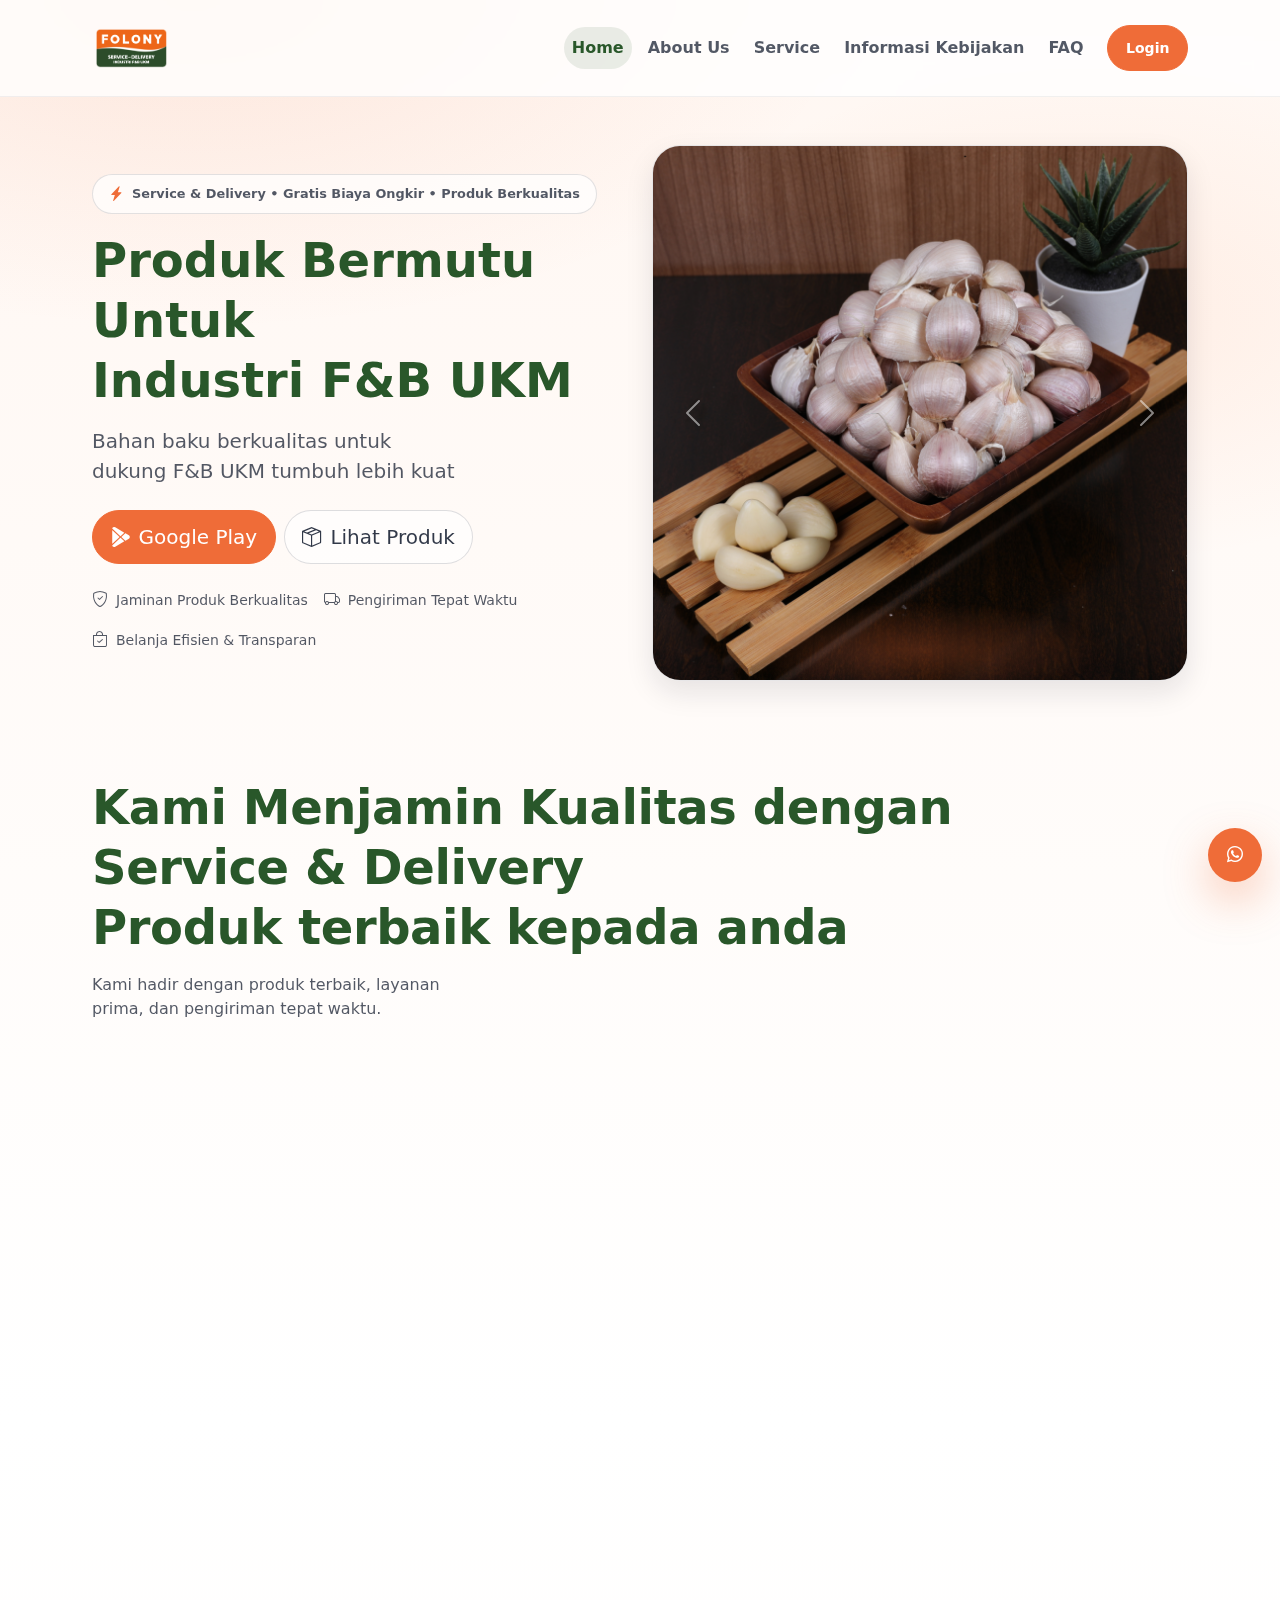
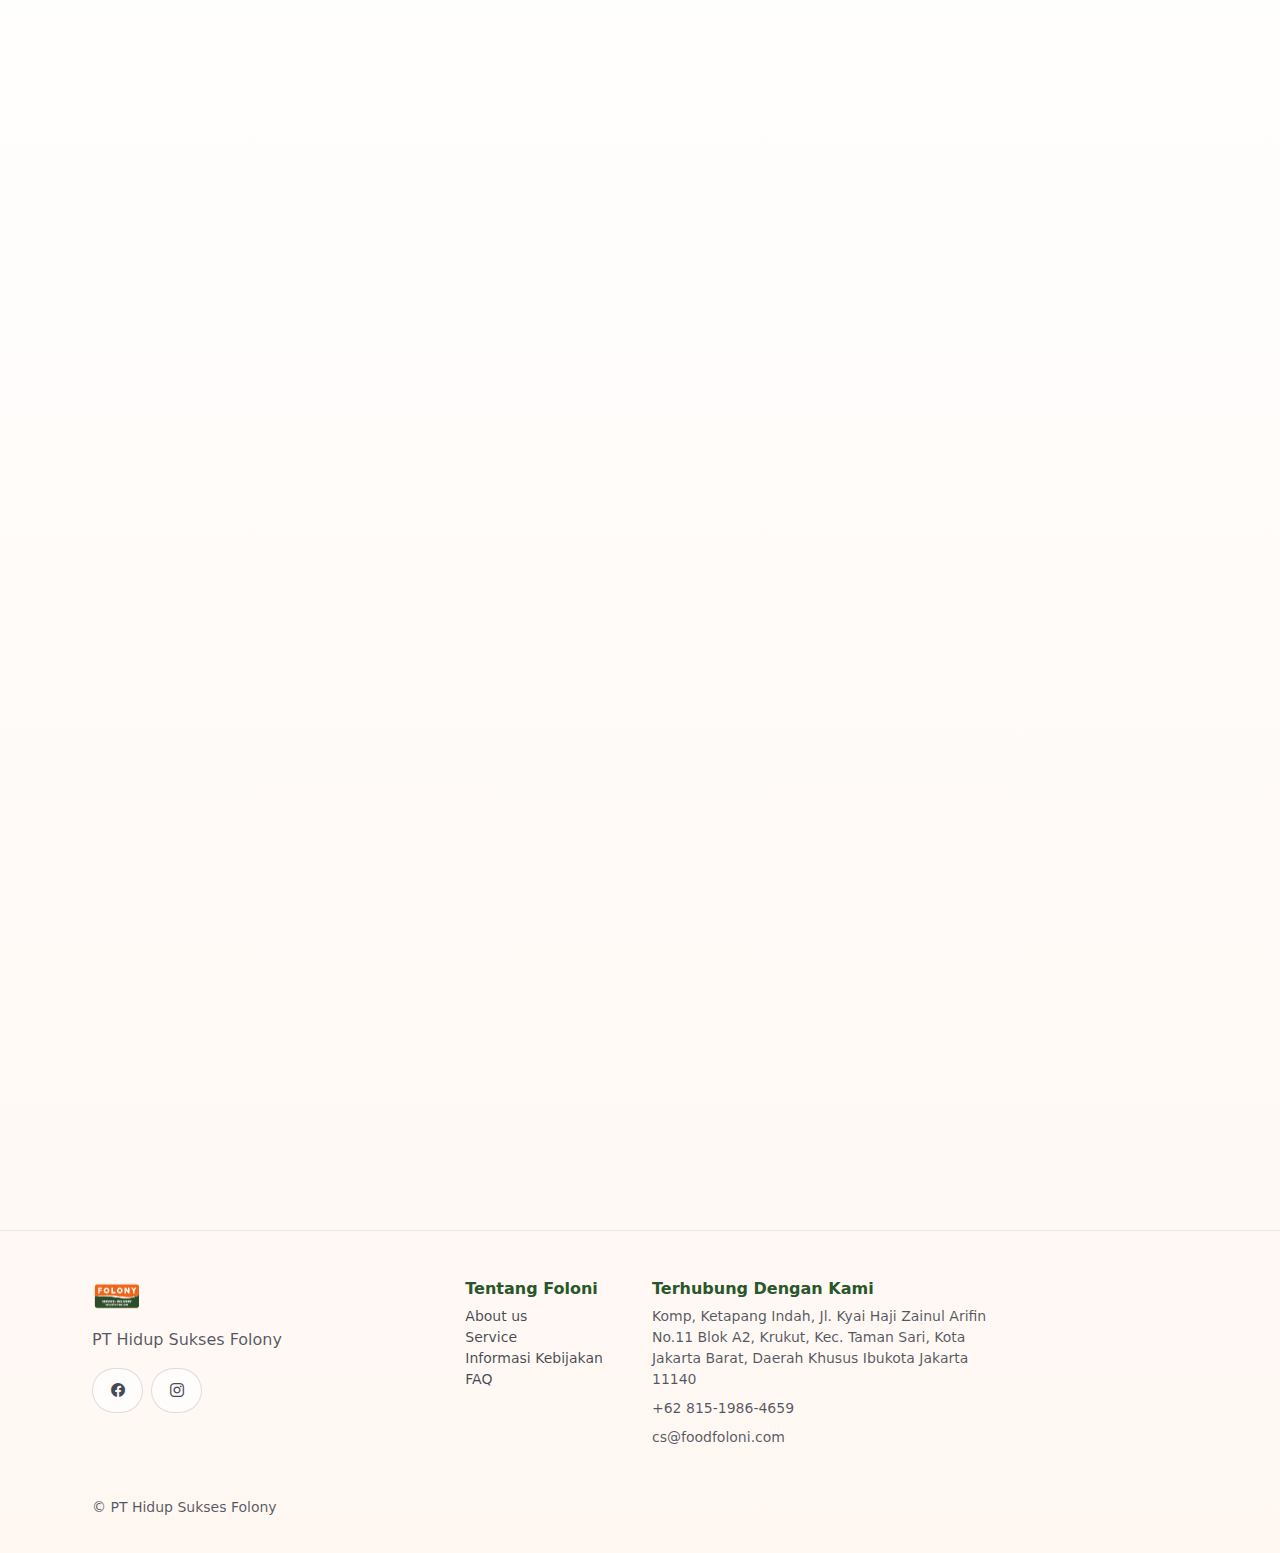
<file: index.html>
<!doctype html>
<html lang="id">
<head>
  <meta charset="utf-8" />
  <meta name="viewport" content="width=device-width, initial-scale=1" />
  <title>Foloni — Company Profile</title>
  <meta name="description" content="Foloni Apps — solusi terpadu layanan servis dan distribusi bahan baku makanan untuk industri F&B UKM." />
  <link href="https://cdn.jsdelivr.net/npm/bootstrap@5.3.3/dist/css/bootstrap.min.css" rel="stylesheet" />
  <link href="https://cdn.jsdelivr.net/npm/bootstrap-icons@1.11.3/font/bootstrap-icons.min.css" rel="stylesheet" />
  <link href="https://cdn.jsdelivr.net/npm/aos@2.3.4/dist/aos.css" rel="stylesheet" />
  <link href="assets/css/style.css" rel="stylesheet" />
</head>
<body>
  <!-- Navbar -->
  <nav class="navbar navbar-expand-lg navbar-light sticky-top py-3">
    <div class="container">
    <a class="navbar-brand d-flex align-items-center" href="index.html">
    <img src="assets/img/screens/logo2026.png" alt="Foloni" height="54" class="d-inline-block align-text-top">
    </a>
      <button class="navbar-toggler" type="button" data-bs-toggle="collapse" data-bs-target="#nav" aria-controls="nav" aria-expanded="false" aria-label="Toggle navigation">
        <span class="navbar-toggler-icon"></span>
      </button>
      <div class="collapse navbar-collapse" id="nav">
        <ul class="navbar-nav ms-auto align-items-lg-center gap-lg-2">
          <li class="nav-item"><a class="nav-link active" href="index.html">Home</a></li>
          <li class="nav-item"><a class="nav-link" href="about.html">About Us</a></li>
          <li class="nav-item"><a class="nav-link" href="service.html">Service</a></li>
          <li class="nav-item"><a class="nav-link" href="policy.html">Informasi Kebijakan</a></li>
          <li class="nav-item"><a class="nav-link" href="faq.html">FAQ</a></li>
          <li class="nav-item ms-lg-2">
            <a class="btn btn-brand btn-sm" href="login.html">
              Login
            </a>
          </li>
        </ul>
      </div>
    </div>
  </nav>

  <!-- Hero -->
  <header class="container py-5 py-lg-6">
    <div class="row align-items-center g-4">
      <div class="col-lg-6" data-aos="fade-up">
        <div class="d-inline-flex align-items-center gap-2 px-3 py-2 rounded-pill soft-pill mb-3">
          <i class="bi bi-lightning-charge-fill" style="color:var(--brand)"></i>
          <small class="text-white-50">Service &amp; Delivery • Gratis Biaya Ongkir • Produk Berkualitas</small>
        </div>
       <h1 class="display-5 fw-semibold lh-sm mb-3" style="color:#29572a">
          Produk Bermutu Untuk<br/>Industri F&amp;B UKM
      </h1>
        <p class="lead text-white-50 mb-4">Bahan baku berkualitas untuk<br/>dukung F&amp;B UKM tumbuh lebih kuat</p>
        <div class="d-flex flex-wrap gap-2">
          <a class="btn btn-brand btn-lg fw-normal" href="https://play.google.com/store/apps/details?id=com.folony&hl=id"><i class="bi bi-google-play me-2"></i>Google Play</a>
          <a class="btn btn-ghost btn-lg fw-normal" href="#produk"><i class="bi bi-box-seam me-2"></i>Lihat Produk</a>
        </div>
        <div class="mt-4 d-flex flex-wrap gap-3 text-white-50">
          <div class="d-flex align-items-center gap-2"><i class="bi bi-shield-check"></i><small>Jaminan Produk Berkualitas</small></div>
          <div class="d-flex align-items-center gap-2"><i class="bi bi-truck"></i><small>Pengiriman Tepat Waktu</small></div>
          <div class="d-flex align-items-center gap-2"><i class="bi bi-bag-check"></i><small>Belanja Efisien &amp; Transparan</small></div>
        </div>
      </div>

      <div class="col-lg-6" data-aos="zoom-in" data-aos-delay="150">
        <div class="hero-mock">
          <div id="screenCarousel" class="carousel slide" data-bs-ride="carousel" data-bs-interval="3500">
            <div class="carousel-inner">
              <div class="carousel-item active">
                <img class="d-block w-100" src="assets/img/screens/1.png" alt="Foloni Home" />
              </div>
              <div class="carousel-item">
                <img class="d-block w-100" src="assets/img/screens/2.png" alt="Foloni Service" />
              </div>
            <button class="carousel-control-prev" type="button" data-bs-target="#screenCarousel" data-bs-slide="prev" aria-label="Prev">
              <span class="carousel-control-prev-icon" aria-hidden="true"></span>
            </button>
            <button class="carousel-control-next" type="button" data-bs-target="#screenCarousel" data-bs-slide="next" aria-label="Next">
              <span class="carousel-control-next-icon" aria-hidden="true"></span>
            </button>
          </div>
          <div class="hero-glow"></div>
        </div>
      </div>
    </div>
  </header>

  <!-- Section: Guarantee -->
  <section class="container py-5" id="jaminan" data-spy-section>
    <div class="section-head" data-aos="fade-up">
      <h2 class="display-5 fw-semibold lh-sm mb-3" style="color:#29572a">Kami Menjamin Kualitas dengan<br/>Service &amp; Delivery<br/>Produk terbaik kepada anda</h2>
      <p class="text-white-50 mb-0">Kami hadir dengan produk terbaik, layanan<br/>prima, dan pengiriman tepat waktu.</p>
    </div>

    <div class="row g-3 g-lg-4 mt-1">
  <div class="col-md-6" data-aos="fade-up">
    <div class="card card-glass h-100">
      <div class="card-body">
        <div class="d-flex align-items-start gap-3">
          <div class="icon-chip"><i class="bi bi-bag-heart"></i></div>
          <div class="flex-grow-1">
            <h3 class="h5 fw-semibold text-brand2 mb-2">Nikmati Kemudahan<br/>Belanja Bersama Kami</h3>
            <p class="text-white-50 mb-0">Dari pemesanan hingga<br/>pengiriman, kami hadir untuk<br/>memberikan kenyamanan dan<br/>kemudahan dalam setiap proses<br/>belanja Anda</p>
          </div>
        </div>
      </div>
    </div>
  </div>

  <div class="col-md-6" data-aos="fade-up" data-aos-delay="80">
    <div class="card card-glass h-100">
      <div class="card-body">
        <div class="d-flex align-items-start gap-3">
          <div class="icon-chip"><i class="bi bi-truck-flatbed"></i></div>
          <div class="flex-grow-1">
            <h3 class="h5 fw-semibold text-brand2 mb-2">Gratis Biaya Ongkir</h3>
            <p class="text-white-50 mb-0">Belanja sekarang di Foloni dan<br/>nikmati layanan gratis ongkir ke<br/>lokasi Anda tanpa biaya<br/>tambahan. Praktis, hemat, dan<br/>cepat sampai</p>
          </div>
        </div>
      </div>
    </div>
  </div>

  <div class="col-md-6" data-aos="fade-up" data-aos-delay="120">
    <div class="card card-glass h-100">
      <div class="card-body">
        <div class="d-flex align-items-start gap-3">
          <div class="icon-chip"><i class="bi bi-stopwatch"></i></div>
          <div class="flex-grow-1">
            <h3 class="h5 fw-semibold text-brand2 mb-2">Service &amp; Delivery<br/>Kebutuhan Belanja UKM</h3>
            <p class="text-white-50 mb-0">Layanan cepat dan pengiriman<br/>tepat untuk memenuhi kebutuhan<br/>belanja UKM Anda, kapan pun<br/>dan di mana pun</p>
          </div>
        </div>
      </div>
    </div>
  </div>

  <div class="col-md-6" data-aos="fade-up" data-aos-delay="160">
    <div class="card card-glass h-100">
      <div class="card-body">
        <div class="d-flex align-items-start gap-3">
          <div class="icon-chip"><i class="bi bi-shield-check"></i></div>
          <div class="flex-grow-1">
            <h3 class="h5 fw-semibold text-brand2 mb-2">Jaminan Produk<br/>Berkualitas</h3>
            <p class="text-white-50 mb-0">Hanya produk pilihan dengan<br/>mutu terjamin untuk kebutuhan<br/>Anda</p>
          </div>
        </div>
      </div>
    </div>
  </div>
</div>

  </section>

  

  <!-- Products -->
  <section class="container py-5" id="produk" data-spy-section>
    <div class="d-flex align-items-end justify-content-between flex-wrap gap-3" data-aos="fade-up">
      <div>
        <h2 class="display-5 fw-semibold lh-sm mb-3" style="color:#29572a">Produk Populer</h2>
        <p class="text-white-50 mb-0">Beberapa produk yang sering dibeli di Foloni.</p>
      </div>
    </div>

    <div class="row g-3 g-lg-4 mt-4">

      <div class="col-12 col-md-6 col-lg-4" data-aos="fade-up">
        <div class="product-card h-100">
          <div class="product-img mb-3">
            <img src="assets/img/products/BP-KATING.jpg" alt="Bawang Putih Kating" loading="lazy" />
          </div>
          <h3 class="h5 text-brand2 mb-1">Bawang Putih Kating</h3>
          <div class="text-white-50 small">1 Kg - 60 Kg / pack</div>
          <div class="d-flex align-items-center justify-content-between mt-3">
            <a class="btn btn-sm btn-ghost" href="product-detail.html?id=bawang-putih-kating">Detail</a>
          </div>
        </div>
      </div>
      <div class="col-12 col-md-6 col-lg-4" data-aos="fade-up" data-aos-delay="60">
        <div class="product-card h-100">
          <div class="product-img mb-3">
            <img src="assets/img/products/BP-HONAM.jpg" alt="Bawang Putih Honam" loading="lazy" />
          </div>
          <h3 class="h5 text-brand2 mb-1">Bawang Putih Honam</h3>
          <div class="text-white-50 small">1 Kg - 60 Kg / pack</div>
          <div class="d-flex align-items-center justify-content-between mt-3">
            <a class="btn btn-sm btn-ghost" href="product-detail.html?id=bawang-putih-honam">Detail</a>
          </div>
        </div>
      </div>
      <div class="col-12 col-md-6 col-lg-4" data-aos="fade-up" data-aos-delay="120">
        <div class="product-card h-100">
          <div class="product-img mb-3">
            <img src="assets/img/products/BM.png" alt="Bawang Merah" loading="lazy" />
          </div>
          <h3 class="h5 text-brand2 mb-1">Bawang Merah</h3>
          <div class="text-white-50 small">1 Kg - 60 Kg/ pack</div>
          <div class="d-flex align-items-center justify-content-between mt-3">
            <a class="btn btn-sm btn-ghost" href="product-detail.html?id=bawang-merah">Detail</a>
          </div>
        </div>
      </div>
      <div class="col-12 col-md-6 col-lg-4" data-aos="fade-up" data-aos-delay="180">
        <div class="product-card h-100">
          <div class="product-img mb-3">
            <img src="assets/img/products/BP-KATING-KUPAS.jpg" alt="Bawang Putih Kating Kupas" loading="lazy" />
          </div>
          <h3 class="h5 text-brand2 mb-1">Bawang Putih Kating Kupas</h3>
          <div class="text-white-50 small">1 Kg - 60 Kg  / pack</div>
          <div class="d-flex align-items-center justify-content-between mt-3">
            <a class="btn btn-sm btn-ghost" href="product-detail.html?id=bawang-putih-kating-kupas">Detail</a>
          </div>
        </div>
      </div>
      <div class="col-12 col-md-6 col-lg-4" data-aos="fade-up" data-aos-delay="240">
        <div class="product-card h-100">
          <div class="product-img mb-3">
            <img src="assets/img/products/BP-HONAM-KUPAS.jpg" alt="Bawang Putih Honam Kupas" loading="lazy" />
          </div>
          <h3 class="h5 text-brand2 mb-1">Bawang Putih Honam Kupas</h3>
          <div class="text-white-50 small">1 Kg - 60 Kg / pack</div>
          <div class="d-flex align-items-center justify-content-between mt-3">
            <a class="btn btn-sm btn-ghost" href="product-detail.html?id=bawang-putih-honam-kupas">Detail</a>
          </div>
        </div>
      </div>
      <div class="col-12 col-md-6 col-lg-4" data-aos="fade-up" data-aos-delay="300">
        <div class="product-card h-100">
          <div class="product-img mb-3">
            <img src="assets/img/products/BM-KUPAS.png" alt="Bawang Merah Kupas" loading="lazy" />
          </div>
          <h3 class="h5 text-brand2 mb-1">Bawang Merah Kupas</h3>
          <div class="text-white-50 small">1 Kg - 60 Kg / pack</div>
          <div class="d-flex align-items-center justify-content-between mt-3">
            <a class="btn btn-sm btn-ghost"href="product-detail.html?id=bawang-merah-kupas">Detail</a>
          </div>
        </div>
      </div>
    </div>
  </section>

  <!-- Download CTA -->
  <section class="container py-5" id="download" data-spy-section>
    <div class="cta" data-aos="fade-up">
      <div class="row align-items-center g-4">
        <div class="col-lg-7">
          <h2 class="h1 text-white fw- mb-1">Download Dan Instal<br/>Aplikasi Foloni Sekarang</h2>
          <p class="text-white-50 mb-0">Instal Foloni sekarang dan nikmati<br/>kemudahan belanja bahan dapur!</p>
        </div>
        <div class="col-lg-5 text-lg-end">
          <a class="btn btn-brand btn-lg fw-normal" href="https://play.google.com/store/apps/details?id=com.folony&hl=id"><i class="bi bi-google-play me-2"></i>Google Play</a>
          <a class="btn btn-ghost btn-lg ms-2 fw-normal" href="about.html"><i class="bi bi-arrow-right me-2"></i>About Us</a>
        </div>
      </div>
    </div>
  </section>

  <!-- Footer -->
  <footer class="footer pt-5">
    <div class="container">
    <div class="row g-4">
      <div class="col-lg-4">
        <div class="mb-2">
        <a href="index.html" class="d-inline-flex align-items-center">
       <img src="assets/img/screens/logo2026.png" alt="Foloni" height="34">
       </a>
      </div>
        <div class="text-white-50">PT Hidup Sukses Folony</div>
        <div class="d-flex gap-2 mt-3">
          <a class="btn btn-sm btn-ghost" href="https://www.facebook.com/p/Foloni-61554414184149/" aria-label="Facebook"><i class="bi bi-facebook"></i></a>
          <a class="btn btn-sm btn-ghost" href="https://www.instagram.com/foloni.official/" aria-label="Instagram"><i class="bi bi-instagram"></i></a>
        </div>
      </div>

      <div class="col-6 col-lg-2">
        <h6 class="text-brand2 fw-semibold">Tentang Foloni</h6>
        <ul class="list-unstyled small">
          <li><a href="about.html">About us</a></li>
          <li><a href="service.html">Service</a></li>
          <li><a href="policy.html">Informasi Kebijakan</a></li>
          <li><a href="faq.html">FAQ</a></li>
        </ul>
      </div>

      <div class="col-lg-4">
        <h6 class="text-brand2 fw-semibold">Terhubung Dengan Kami</h6>
        <div class="small text-white-50">
          Komp, Ketapang Indah, Jl. Kyai Haji Zainul Arifin No.11 Blok A2, Krukut, Kec. Taman Sari, Kota Jakarta Barat, Daerah Khusus Ibukota Jakarta 11140
        </div>
        <div class="small text-white-50 mt-2">+62 815-1986-4659</div>
        <div class="small text-white-50 mt-2">cs@foodfoloni.com</div>
      </div>

    <div class="d-flex justify-content-between flex-wrap gap-2 mt-4 pt-4 border-top border-light border-opacity-10">
      <small class="text-white-50">© PT Hidup Sukses Folony</small>
    </div>
    </div>
  </footer>

<!-- WhatsApp Floating Button -->
<a class="fab-wa"
   href="https://wa.me/6281519864659?text=Halo%20Foloni%2C%20saya%20mau%20tanya%20informasi%20lebih%20lanjut." target="_blank" rel="noopener"
   target="_blank"
   rel="noopener"
   aria-label="WhatsApp">
  <i class="bi bi-whatsapp"></i>
</a>


  <script src="https://cdn.jsdelivr.net/npm/bootstrap@5.3.3/dist/js/bootstrap.bundle.min.js"></script>
  <script src="https://cdn.jsdelivr.net/npm/aos@2.3.4/dist/aos.js"></script>
  <script src="assets/js/main.js"></script>
</body>
</html>
</file>
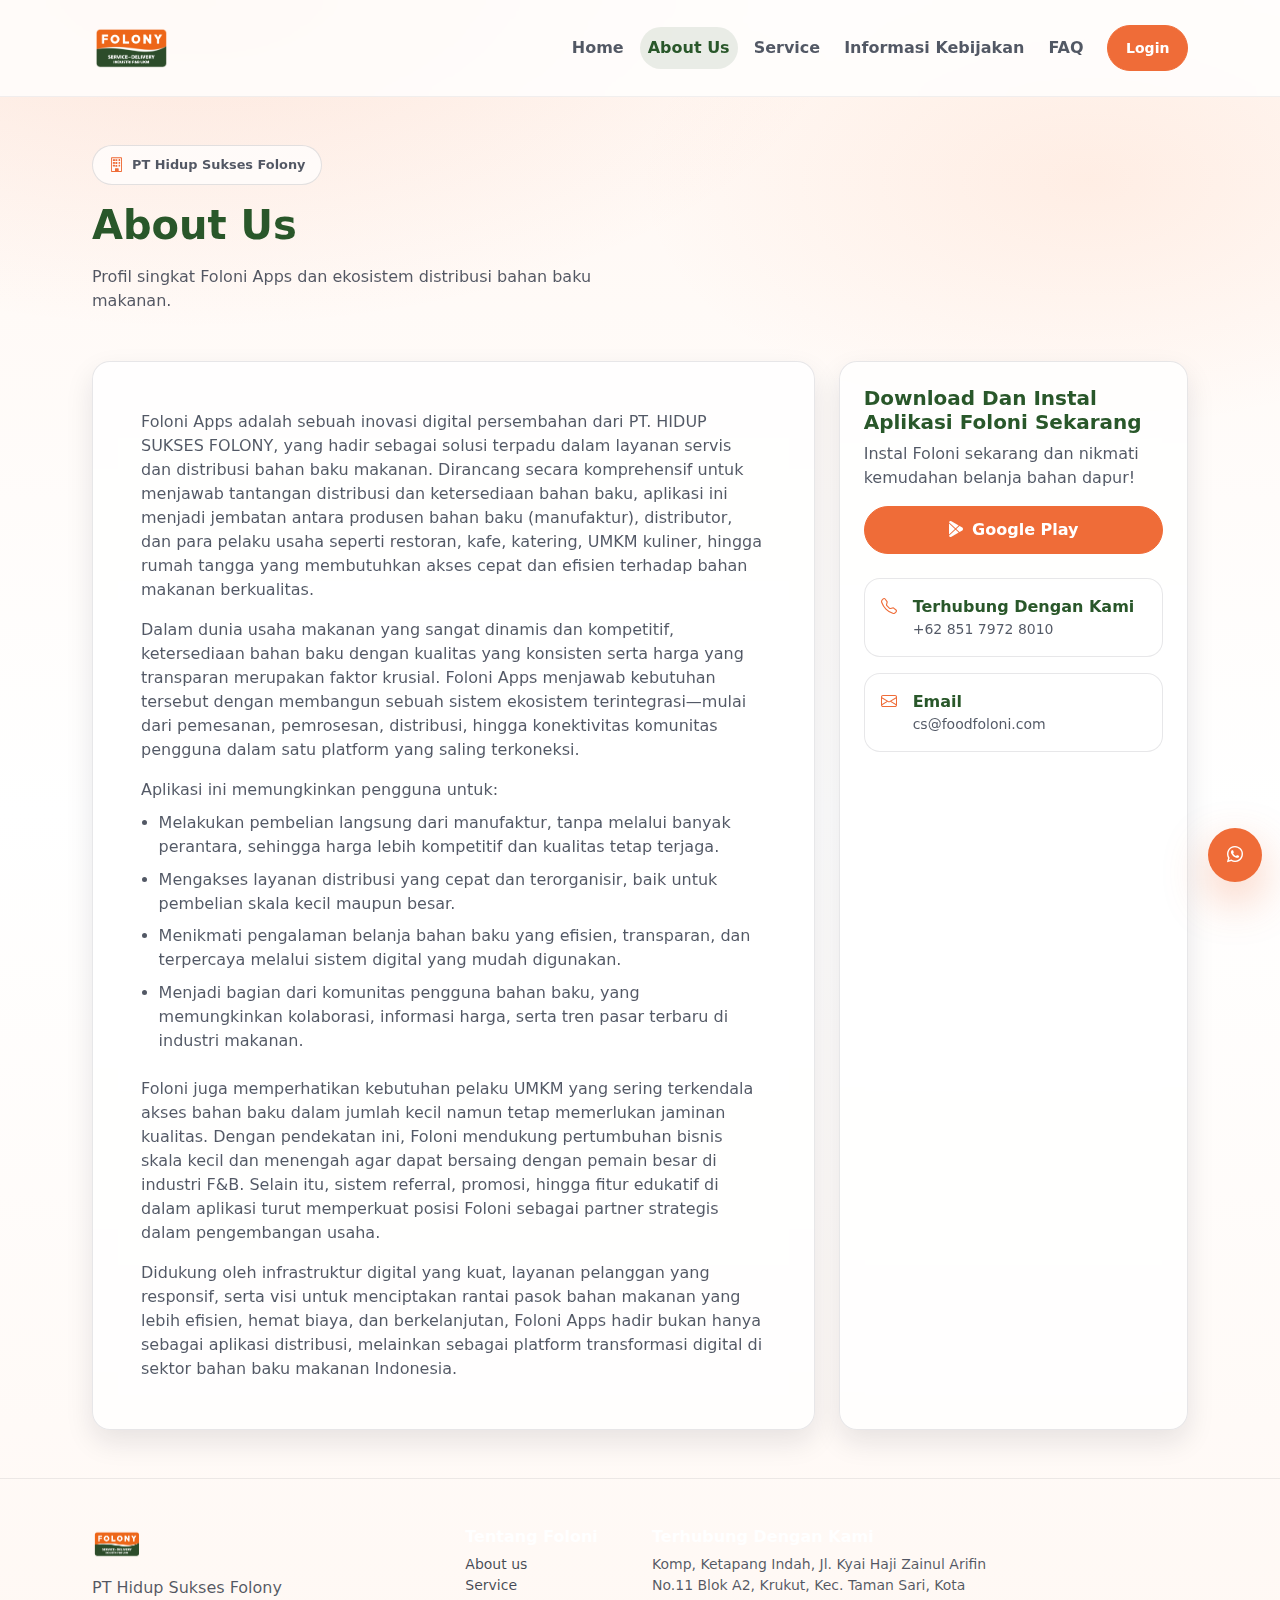
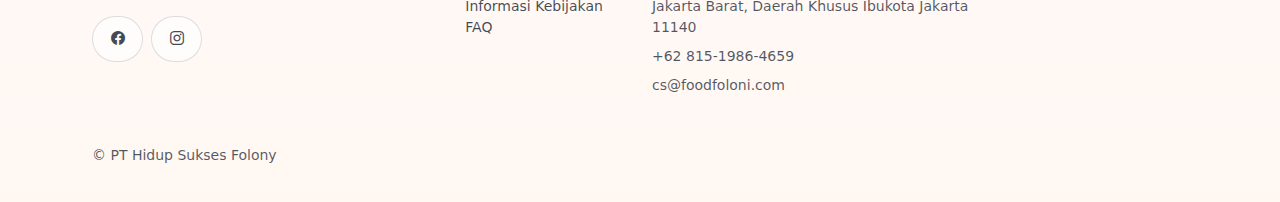
<file: about.html>
<!doctype html>
<html lang="id">
<head>
  <meta charset="utf-8" />
  <meta name="viewport" content="width=device-width, initial-scale=1" />
  <title>About Us — Foloni</title>
  <meta name="description" content="Foloni Apps adalah inovasi digital persembahan dari PT. HIDUP SUKSES FOLONY." />
  <link href="https://cdn.jsdelivr.net/npm/bootstrap@5.3.3/dist/css/bootstrap.min.css" rel="stylesheet" />
  <link href="https://cdn.jsdelivr.net/npm/bootstrap-icons@1.11.3/font/bootstrap-icons.min.css" rel="stylesheet" />
  <link href="https://cdn.jsdelivr.net/npm/aos@2.3.4/dist/aos.css" rel="stylesheet" />
  <link href="assets/css/style.css" rel="stylesheet" />
</head>
<body>
   <!-- Navbar -->
  <nav class="navbar navbar-expand-lg navbar-light sticky-top py-3">
    <div class="container">
    <a class="navbar-brand d-flex align-items-center" href="index.html">
    <img src="assets/img/screens/logo2026.png" alt="Foloni" height="54" class="d-inline-block align-text-top">
    </a>
      <button class="navbar-toggler" type="button" data-bs-toggle="collapse" data-bs-target="#nav" aria-controls="nav" aria-expanded="false" aria-label="Toggle navigation">
        <span class="navbar-toggler-icon"></span>
      </button>
      <div class="collapse navbar-collapse" id="nav">
        <ul class="navbar-nav ms-auto align-items-lg-center gap-lg-2">
          <li class="nav-item"><a class="nav-link active" href="index.html">Home</a></li>
          <li class="nav-item"><a class="nav-link" href="about.html">About Us</a></li>
          <li class="nav-item"><a class="nav-link" href="service.html">Service</a></li>
          <li class="nav-item"><a class="nav-link" href="policy.html">Informasi Kebijakan</a></li>
          <li class="nav-item"><a class="nav-link" href="faq.html">FAQ</a></li>
          <li class="nav-item ms-lg-2">
            <a class="btn btn-brand btn-sm" href="#download">
              Login
            </a>
          </li>
        </ul>
      </div>
    </div>
  </nav>

  <header class="container py-5">
    <div class="row align-items-center g-4">
      <div class="col-lg-6" data-aos="fade-up">
        <div class="d-inline-flex align-items-center gap-2 px-3 py-2 rounded-pill soft-pill mb-3">
          <i class="bi bi-building" style="color:var(--brand)"></i>
          <small class="text-white-50">PT Hidup Sukses Folony</small>
        </div>
        <h1 class="display-6 text-brand2 fw-bold mb-3">About Us</h1>
        <p class="text-white-50 mb-0">Profil singkat Foloni Apps dan ekosistem distribusi bahan baku makanan.</p>
      </div>
  </header>

  <main class="container pb-5">
    <div class="row g-4">
      <div class="col-lg-8" data-aos="fade-up">
        <div class="card card-glass">
          <div class="card-body p-4 p-lg-5">
            <p class="text-white-50 mb-3">Foloni Apps adalah sebuah inovasi digital persembahan dari PT. HIDUP SUKSES FOLONY, yang hadir sebagai solusi terpadu dalam layanan servis dan distribusi bahan baku makanan. Dirancang secara komprehensif untuk menjawab tantangan distribusi dan ketersediaan bahan baku, aplikasi ini menjadi jembatan antara produsen bahan baku (manufaktur), distributor, dan para pelaku usaha seperti restoran, kafe, katering, UMKM kuliner, hingga rumah tangga yang membutuhkan akses cepat dan efisien terhadap bahan makanan berkualitas.</p>

            <p class="text-white-50 mb-3">Dalam dunia usaha makanan yang sangat dinamis dan kompetitif, ketersediaan bahan baku dengan kualitas yang konsisten serta harga yang transparan merupakan faktor krusial. Foloni Apps menjawab kebutuhan tersebut dengan membangun sebuah sistem ekosistem terintegrasi—mulai dari pemesanan, pemrosesan, distribusi, hingga konektivitas komunitas pengguna dalam satu platform yang saling terkoneksi.</p>

            <p class="text-white-50 mb-2">Aplikasi ini memungkinkan pengguna untuk:</p>
            <ul class="list-check text-white-50 mb-4">
              <li>Melakukan pembelian langsung dari manufaktur, tanpa melalui banyak perantara, sehingga harga lebih kompetitif dan kualitas tetap terjaga.</li>
              <li>Mengakses layanan distribusi yang cepat dan terorganisir, baik untuk pembelian skala kecil maupun besar.</li>
              <li>Menikmati pengalaman belanja bahan baku yang efisien, transparan, dan terpercaya melalui sistem digital yang mudah digunakan.</li>
              <li>Menjadi bagian dari komunitas pengguna bahan baku, yang memungkinkan kolaborasi, informasi harga, serta tren pasar terbaru di industri makanan.</li>
            </ul>

            <p class="text-white-50 mb-3">Foloni juga memperhatikan kebutuhan pelaku UMKM yang sering terkendala akses bahan baku dalam jumlah kecil namun tetap memerlukan jaminan kualitas. Dengan pendekatan ini, Foloni mendukung pertumbuhan bisnis skala kecil dan menengah agar dapat bersaing dengan pemain besar di industri F&amp;B. Selain itu, sistem referral, promosi, hingga fitur edukatif di dalam aplikasi turut memperkuat posisi Foloni sebagai partner strategis dalam pengembangan usaha.</p>

            <p class="text-white-50 mb-0">Didukung oleh infrastruktur digital yang kuat, layanan pelanggan yang responsif, serta visi untuk menciptakan rantai pasok bahan makanan yang lebih efisien, hemat biaya, dan berkelanjutan, Foloni Apps hadir bukan hanya sebagai aplikasi distribusi, melainkan sebagai platform transformasi digital di sektor bahan baku makanan Indonesia.</p>
          </div>
        </div>
      </div>

      <div class="col-lg-4" data-aos="fade-up" data-aos-delay="120">
        <div class="card card-glass h-100">
          <div class="card-body p-4">
            <h2 class="h5 text-brand2 fw-semibold">Download Dan Instal<br/>Aplikasi Foloni Sekarang</h2>
            <p class="text-white-50">Instal Foloni sekarang dan nikmati<br/>kemudahan belanja bahan dapur!</p>
            <a id="download" class="btn btn-brand w-100" href="http://play.google.com/store/apps/details?id=com.folony&hl=id"><i class="bi bi-google-play me-2"></i>Google Play</a>
            <div class="mt-4 p-3 rounded-4" style="border:1px solid var(--stroke); background:rgba(255,255,255,.03)">
              <div class="d-flex align-items-start gap-3">
                <i class="bi bi-telephone" style="color:var(--brand)"></i>
                <div>
                  <div class="text-brand2 fw-semibold">Terhubung Dengan Kami</div>
                  <div class="small text-white-50">+62 851 7972 8010</div>
                </div>
              </div>
            </div>
            <div class="mt-3 p-3 rounded-4" style="border:1px solid var(--stroke); background:rgba(255,255,255,.03)">
              <div class="d-flex align-items-start gap-3">
                <i class="bi bi-envelope" style="color:var(--brand)"></i>
                <div>
                  <div class="text-brand2 fw-semibold">Email</div>
                  <div class="small text-white-50">cs@foodfoloni.com</div>
                </div>
              </div>
            </div>
          </div>
        </div>
      </div>
    </div>
  </main>

  <!-- Footer -->
  <footer class="footer pt-5">
    <div class="container">
    <div class="row g-4">
      <div class="col-lg-4">
        <div class="mb-2">
        <a href="index.html" class="d-inline-flex align-items-center">
       <img src="assets/img/screens/logo2026.png" alt="Foloni" height="34">
       </a>
      </div>
        <div class="text-white-50">PT Hidup Sukses Folony</div>
        <div class="d-flex gap-2 mt-3">
          <a class="btn btn-sm btn-ghost" href="https://www.facebook.com/p/Foloni-61554414184149/" aria-label="Facebook"><i class="bi bi-facebook"></i></a>
          <a class="btn btn-sm btn-ghost" href="https://www.instagram.com/foloni.official/" aria-label="Instagram"><i class="bi bi-instagram"></i></a>
        </div>
      </div>

      <div class="col-6 col-lg-2">
        <h6 class="text-white fw-semibold">Tentang Foloni</h6>
        <ul class="list-unstyled small">
          <li><a href="about.html">About us</a></li>
          <li><a href="service.html">Service</a></li>
          <li><a href="policy.html">Informasi Kebijakan</a></li>
          <li><a href="faq.html">FAQ</a></li>
        </ul>
      </div>

      <div class="col-lg-4">
        <h6 class="text-white fw-semibold">Terhubung Dengan Kami</h6>
        <div class="small text-white-50">
          Komp, Ketapang Indah, Jl. Kyai Haji Zainul Arifin No.11 Blok A2, Krukut, Kec. Taman Sari, Kota Jakarta Barat, Daerah Khusus Ibukota Jakarta 11140
        </div>
        <div class="small text-white-50 mt-2">+62 815-1986-4659</div>
        <div class="small text-white-50 mt-2">cs@foodfoloni.com</div>
      </div>

    <div class="d-flex justify-content-between flex-wrap gap-2 mt-4 pt-4 border-top border-light border-opacity-10">
      <small class="text-white-50">© PT Hidup Sukses Folony</small>
    </div>
    </div>
  </footer>

<!-- WhatsApp Floating Button -->
<a class="fab-wa"
   href="https://wa.me/6281519864659?text=Halo%20Foloni%2C%20saya%20mau%20tanya%20informasi%20lebih%20lanjut." target="_blank" rel="noopener"
   target="_blank"
   rel="noopener"
   aria-label="WhatsApp">
  <i class="bi bi-whatsapp"></i>
</a>

  <script src="https://cdn.jsdelivr.net/npm/bootstrap@5.3.3/dist/js/bootstrap.bundle.min.js"></script>
  <script src="https://cdn.jsdelivr.net/npm/aos@2.3.4/dist/aos.js"></script>
  <script src="assets/js/main.js"></script>
</body>
</html>
</file>
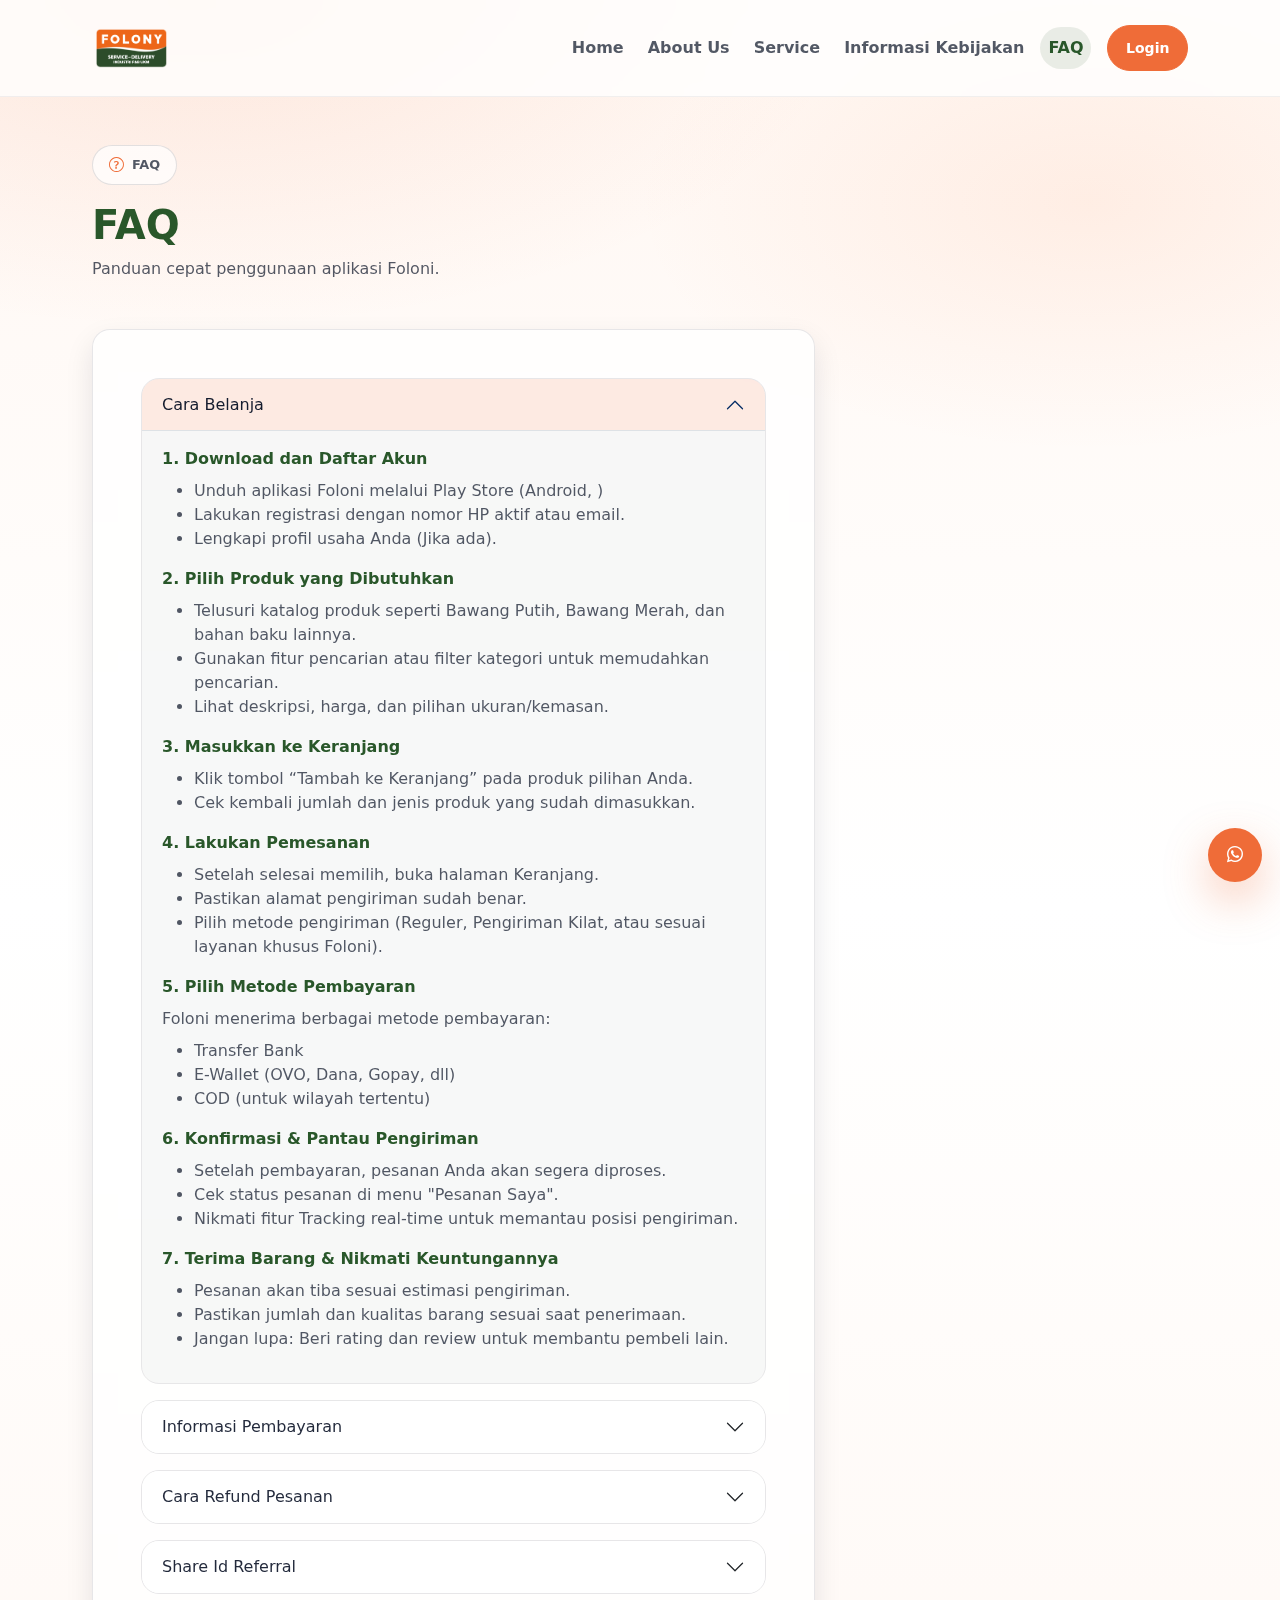
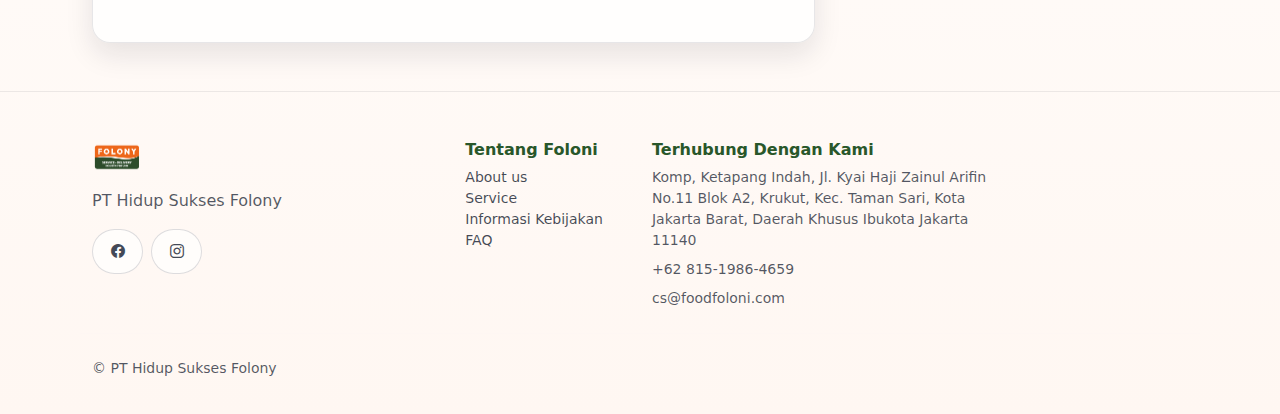
<file: faq.html>
<!doctype html>
<html lang="id">
<head>
  <meta charset="utf-8" />
  <meta name="viewport" content="width=device-width, initial-scale=1" />
  <title>FAQ — Foloni</title>
  <meta name="description" content="FAQ Foloni." />
  <link href="https://cdn.jsdelivr.net/npm/bootstrap@5.3.3/dist/css/bootstrap.min.css" rel="stylesheet" />
  <link href="https://cdn.jsdelivr.net/npm/bootstrap-icons@1.11.3/font/bootstrap-icons.min.css" rel="stylesheet" />
  <link href="https://cdn.jsdelivr.net/npm/aos@2.3.4/dist/aos.css" rel="stylesheet" />
  <link href="assets/css/style.css" rel="stylesheet" />
</head>
<body>
   <!-- Navbar -->
  <nav class="navbar navbar-expand-lg navbar-light sticky-top py-3">
    <div class="container">
    <a class="navbar-brand d-flex align-items-center" href="index.html">
    <img src="assets/img/screens/logo2026.png" alt="Foloni" height="54" class="d-inline-block align-text-top">
    </a>
      <button class="navbar-toggler" type="button" data-bs-toggle="collapse" data-bs-target="#nav" aria-controls="nav" aria-expanded="false" aria-label="Toggle navigation">
        <span class="navbar-toggler-icon"></span>
      </button>
      <div class="collapse navbar-collapse" id="nav">
        <ul class="navbar-nav ms-auto align-items-lg-center gap-lg-2">
          <li class="nav-item"><a class="nav-link active" href="index.html">Home</a></li>
          <li class="nav-item"><a class="nav-link" href="about.html">About Us</a></li>
          <li class="nav-item"><a class="nav-link" href="service.html">Service</a></li>
          <li class="nav-item"><a class="nav-link" href="policy.html">Informasi Kebijakan</a></li>
          <li class="nav-item"><a class="nav-link" href="faq.html">FAQ</a></li>
          <li class="nav-item ms-lg-2">
            <a class="btn btn-brand btn-sm" href="#download">
              Login
            </a>
          </li>
        </ul>
      </div>
    </div>
  </nav>

  <header class="container py-5">
    <div class="row align-items-center g-4">
      <div class="col-lg-6" data-aos="fade-up">
        <div class="d-inline-flex align-items-center gap-2 px-3 py-2 rounded-pill soft-pill mb-3">
          <i class="bi bi-question-circle" style="color:var(--brand)"></i>
          <small class="text-white-50">FAQ</small>
        </div>
        <h1 class="display-6 text-brand2 fw-bold mb-2">FAQ</h1>
        <p class="text-white-50 mb-0">Panduan cepat penggunaan aplikasi Foloni.</p>
      </div>
        </div>
      </div>
    </div>
  </header>

  <main class="container pb-5">
    <div class="row g-4">
      <div class="col-lg-8" data-aos="fade-up">
        <div class="card card-glass">
          <div class="card-body p-4 p-lg-5">
            <div class="accordion" id="faqAcc">
              <div class="accordion-item bg-transparent border-0" style="border:1px solid var(--stroke) !important; border-radius: var(--radius); overflow:hidden;">
                <h2 class="accordion-header">
                  <button class="accordion-button" type="button" data-bs-toggle="collapse" data-bs-target="#c1" aria-expanded="true">
                    Cara Belanja
                  </button>
                </h2>
                <div id="c1" class="accordion-collapse collapse show" data-bs-parent="#faqAcc">
                  <div class="accordion-body text-white-50">
                    <div class="mb-3">
                      <div class="fw-semibold text-brand2">1. Download dan Daftar Akun</div>
                      <ul class="mt-2">
                        <li>Unduh aplikasi Foloni melalui Play Store (Android, )</li>
                        <li>Lakukan registrasi dengan nomor HP aktif atau email.</li>
                        <li>Lengkapi profil usaha Anda (Jika ada).</li>
                      </ul>
                    </div>

                    <div class="mb-3">
                      <div class="fw-semibold text-brand2">2. Pilih Produk yang Dibutuhkan</div>
                      <ul class="mt-2">
                        <li>Telusuri katalog produk seperti Bawang Putih, Bawang Merah, dan bahan baku lainnya.</li>
                        <li>Gunakan fitur pencarian atau filter kategori untuk memudahkan pencarian.</li>
                        <li>Lihat deskripsi, harga, dan pilihan ukuran/kemasan.</li>
                      </ul>
                    </div>

                    <div class="mb-3">
                      <div class="fw-semibold text-brand2">3. Masukkan ke Keranjang</div>
                      <ul class="mt-2">
                        <li>Klik tombol “Tambah ke Keranjang” pada produk pilihan Anda.</li>
                        <li>Cek kembali jumlah dan jenis produk yang sudah dimasukkan.</li>
                      </ul>
                    </div>

                    <div class="mb-3">
                      <div class="fw-semibold text-brand2">4. Lakukan Pemesanan</div>
                      <ul class="mt-2">
                        <li>Setelah selesai memilih, buka halaman Keranjang.</li>
                        <li>Pastikan alamat pengiriman sudah benar.</li>
                        <li>Pilih metode pengiriman (Reguler, Pengiriman Kilat, atau sesuai layanan khusus Foloni).</li>
                      </ul>
                    </div>

                    <div class="mb-3">
                      <div class="fw-semibold text-brand2">5. Pilih Metode Pembayaran</div>
                      <div class="mt-2">Foloni menerima berbagai metode pembayaran:</div>
                      <ul class="mt-2">
                        <li>Transfer Bank</li>
                        <li>E-Wallet (OVO, Dana, Gopay, dll)</li>
                        <li>COD (untuk wilayah tertentu)</li>
                      </ul>
                    </div>

                    <div class="mb-3">
                      <div class="fw-semibold text-brand2">6. Konfirmasi &amp; Pantau Pengiriman</div>
                      <ul class="mt-2">
                        <li>Setelah pembayaran, pesanan Anda akan segera diproses.</li>
                        <li>Cek status pesanan di menu "Pesanan Saya".</li>
                        <li>Nikmati fitur Tracking real-time untuk memantau posisi pengiriman.</li>
                      </ul>
                    </div>

                    <div>
                      <div class="fw-semibold text-brand2">7. Terima Barang &amp; Nikmati Keuntungannya</div>
                      <ul class="mt-2">
                        <li>Pesanan akan tiba sesuai estimasi pengiriman.</li>
                        <li>Pastikan jumlah dan kualitas barang sesuai saat penerimaan.</li>
                        <li>Jangan lupa: Beri rating dan review untuk membantu pembeli lain.</li>
                      </ul>
                    </div>
                  </div>
                </div>
              </div>

              <div class="accordion-item bg-transparent border-0 mt-3" style="border:1px solid var(--stroke) !important; border-radius: var(--radius); overflow:hidden;">
                <h2 class="accordion-header">
                  <button class="accordion-button collapsed" type="button" data-bs-toggle="collapse" data-bs-target="#c2" aria-expanded="false">
                    Informasi Pembayaran
                  </button>
                </h2>
                <div id="c2" class="accordion-collapse collapse" data-bs-parent="#faqAcc">
                  <div class="accordion-body text-white-50"></div>
                </div>
              </div>

              <div class="accordion-item bg-transparent border-0 mt-3" style="border:1px solid var(--stroke) !important; border-radius: var(--radius); overflow:hidden;">
                <h2 class="accordion-header">
                  <button class="accordion-button collapsed" type="button" data-bs-toggle="collapse" data-bs-target="#c3" aria-expanded="false">
                    Cara Refund Pesanan
                  </button>
                </h2>
                <div id="c3" class="accordion-collapse collapse" data-bs-parent="#faqAcc">
                  <div class="accordion-body text-white-50"></div>
                </div>
              </div>

              <div class="accordion-item bg-transparent border-0 mt-3" style="border:1px solid var(--stroke) !important; border-radius: var(--radius); overflow:hidden;">
                <h2 class="accordion-header">
                  <button class="accordion-button collapsed" type="button" data-bs-toggle="collapse" data-bs-target="#c4" aria-expanded="false">
                    Share Id Referral
                  </button>
                </h2>
                <div id="c4" class="accordion-collapse collapse" data-bs-parent="#faqAcc">
                  <div class="accordion-body text-white-50"></div>
                </div>
              </div>
            </div>

          </div>
        </div>
      </div>

  </main>

<!-- Footer -->
  <footer class="footer pt-5">
    <div class="container">
    <div class="row g-4">
      <div class="col-lg-4">
        <div class="mb-2">
        <a href="index.html" class="d-inline-flex align-items-center">
       <img src="assets/img/screens/logo2026.png" alt="Foloni" height="34">
       </a>
      </div>
        <div class="text-white-50">PT Hidup Sukses Folony</div>
        <div class="d-flex gap-2 mt-3">
          <a class="btn btn-sm btn-ghost" href="https://www.facebook.com/p/Foloni-61554414184149/" aria-label="Facebook"><i class="bi bi-facebook"></i></a>
          <a class="btn btn-sm btn-ghost" href="https://www.instagram.com/foloni.official/" aria-label="Instagram"><i class="bi bi-instagram"></i></a>
        </div>
      </div>

      <div class="col-6 col-lg-2">
        <h6 class="text-brand2 fw-semibold">Tentang Foloni</h6>
        <ul class="list-unstyled small">
          <li><a href="about.html">About us</a></li>
          <li><a href="service.html">Service</a></li>
          <li><a href="policy.html">Informasi Kebijakan</a></li>
          <li><a href="faq.html">FAQ</a></li>
        </ul>
      </div>

      <div class="col-lg-4">
        <h6 class="text-brand2 fw-semibold">Terhubung Dengan Kami</h6>
        <div class="small text-white-50">
          Komp, Ketapang Indah, Jl. Kyai Haji Zainul Arifin No.11 Blok A2, Krukut, Kec. Taman Sari, Kota Jakarta Barat, Daerah Khusus Ibukota Jakarta 11140
        </div>
        <div class="small text-white-50 mt-2">+62 815-1986-4659</div>
        <div class="small text-white-50 mt-2">cs@foodfoloni.com</div>
      </div>

    <div class="d-flex justify-content-between flex-wrap gap-2 mt-4 pt-4 border-top border-light border-opacity-10">
      <small class="text-white-50">© PT Hidup Sukses Folony</small>
    </div>
    </div>
  </footer>

<!-- WhatsApp Floating Button -->
<a class="fab-wa"
   href="https://wa.me/6281519864659?text=Halo%20Foloni%2C%20saya%20mau%20tanya%20informasi%20lebih%20lanjut." target="_blank" rel="noopener"
   target="_blank"
   rel="noopener"
   aria-label="WhatsApp">
  <i class="bi bi-whatsapp"></i>
</a>
  <script src="https://cdn.jsdelivr.net/npm/bootstrap@5.3.3/dist/js/bootstrap.bundle.min.js"></script>
  <script src="https://cdn.jsdelivr.net/npm/aos@2.3.4/dist/aos.js"></script>
  <script src="assets/js/main.js"></script>
</body>
</html>
</file>
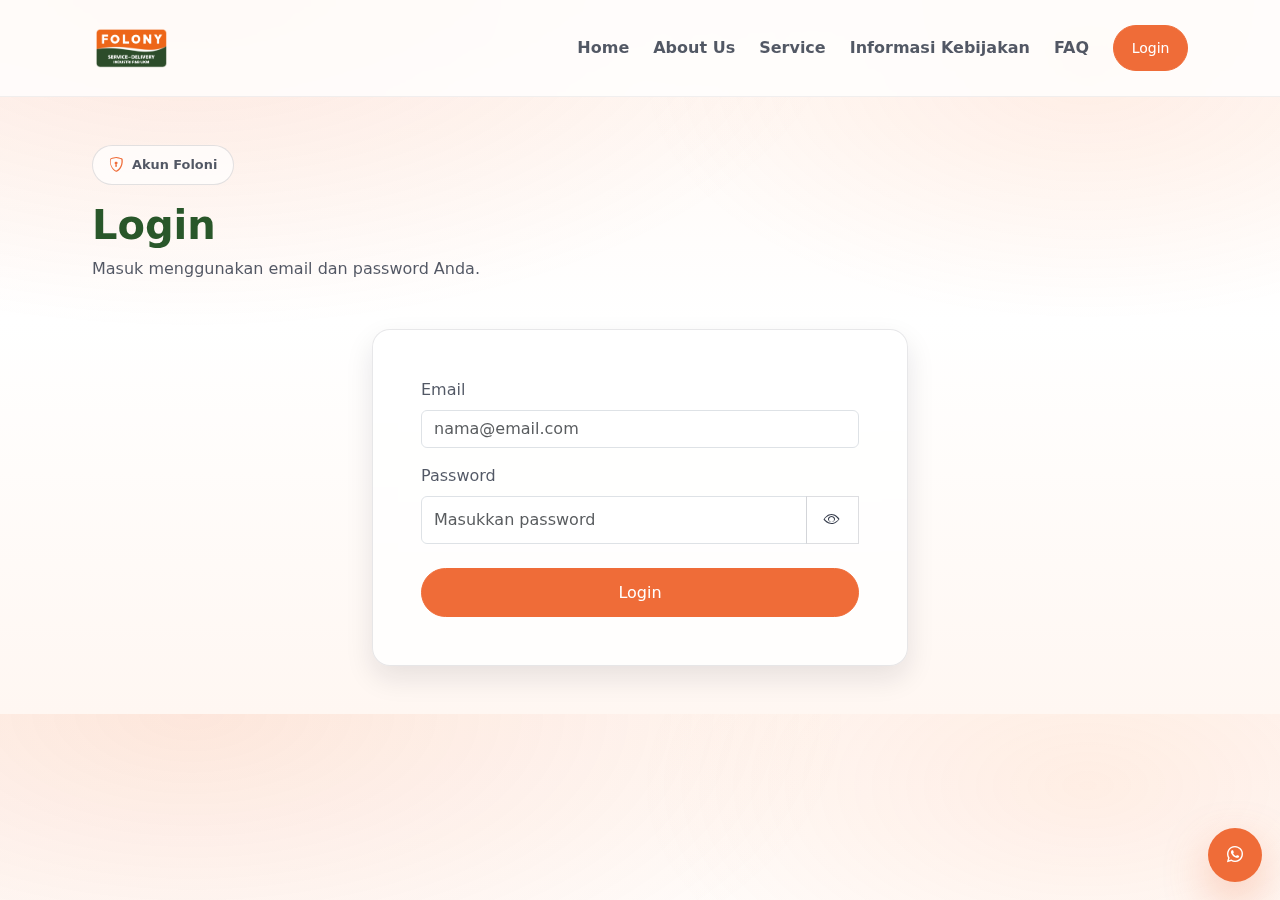
<file: login.html>
<!doctype html>
<html lang="id">
<head>
  <meta charset="utf-8" />
  <meta name="viewport" content="width=device-width, initial-scale=1" />
  <title>Login — Foloni</title>
  <meta name="description" content="Login Foloni." />

  <link href="https://cdn.jsdelivr.net/npm/bootstrap@5.3.3/dist/css/bootstrap.min.css" rel="stylesheet" />
  <link href="https://cdn.jsdelivr.net/npm/bootstrap-icons@1.11.3/font/bootstrap-icons.min.css" rel="stylesheet" />
  <link href="https://cdn.jsdelivr.net/npm/aos@2.3.4/dist/aos.css" rel="stylesheet" />
  <link href="assets/css/style.css" rel="stylesheet" />
</head>

<body>
  <!-- Navbar -->
  <nav class="navbar navbar-expand-lg navbar-light sticky-top py-3">
    <div class="container">
      <a class="navbar-brand d-flex align-items-center" href="index.html">
        <img src="assets/img/screens/logo2026.png" alt="Foloni" height="54" class="d-inline-block align-text-top">
      </a>

      <button class="navbar-toggler" type="button" data-bs-toggle="collapse" data-bs-target="#nav"
        aria-controls="nav" aria-expanded="false" aria-label="Toggle navigation">
        <span class="navbar-toggler-icon"></span>
      </button>

      <div class="collapse navbar-collapse" id="nav">
        <ul class="navbar-nav ms-auto align-items-lg-center gap-lg-2">
          <li class="nav-item"><a class="nav-link" href="index.html">Home</a></li>
          <li class="nav-item"><a class="nav-link" href="about.html">About Us</a></li>
          <li class="nav-item"><a class="nav-link" href="service.html">Service</a></li>
          <li class="nav-item"><a class="nav-link" href="policy.html">Informasi Kebijakan</a></li>
          <li class="nav-item"><a class="nav-link" href="faq.html">FAQ</a></li>
          <li class="nav-item ms-lg-2">
            <a class="btn btn-brand btn-sm fw-normal" href="login.html">Login</a>
          </li>
        </ul>
      </div>
    </div>
  </nav>

  <!-- Header -->
  <header class="container py-5">
    <div class="row align-items-center g-4">
      <div class="col-lg-6" data-aos="fade-up">
        <div class="d-inline-flex align-items-center gap-2 px-3 py-2 rounded-pill soft-pill mb-3">
          <i class="bi bi-shield-lock" style="color:var(--brand)"></i>
          <small class="text-white-50">Akun Foloni</small>
        </div>
        <h1 class="display-6 text-brand2 fw-bold mb-2">Login</h1>
        <p class="text-white-50 mb-0">Masuk menggunakan email dan password Anda.</p>
      </div>
    </div>
  </header>

  <!-- Main -->
  <main class="container pb-5">
    <div class="row justify-content-center">
      <div class="col-lg-6" data-aos="fade-up" data-aos-delay="80">
        <div class="card card-glass">
          <div class="card-body p-4 p-lg-5">

            <div id="loginAlert" class="alert alert-success d-none" role="alert"></div>

            <form id="loginForm" class="needs-validation" novalidate>
              <div class="mb-3">
                <label for="loginEmail" class="form-label text-white-50">Email</label>
                <input
                  id="loginEmail"
                  type="email"
                  class="form-control"
                  placeholder="nama@email.com"
                  autocomplete="email"
                  required
                />
                <div class="invalid-feedback">Email wajib diisi.</div>
              </div>

              <div class="mb-4">
                <label for="loginPassword" class="form-label text-white-50">Password</label>

                <div class="input-group">
                  <input
                    id="loginPassword"
                    type="password"
                    class="form-control"
                    placeholder="Masukkan password"
                    autocomplete="current-password"
                    required
                  />

                  <button id="togglePassword" class="btn btn-ghost" type="button" aria-label="Tampilkan password">
                    <i id="toggleIcon" class="bi bi-eye"></i>
                  </button>

                  <div class="invalid-feedback">Password wajib diisi.</div>
                </div>
              </div>

              <button class="btn btn-brand w-100 fw-normal" type="submit">
                Login
              </button>

            </form>

          </div>
        </div>
      </div>
    </div>
  </main>

  <!-- WhatsApp Floating Button -->
  <a class="fab-wa"
     href="https://wa.me/6281519864659?text=Halo%20Foloni%2C%20saya%20mau%20tanya%20informasi%20lebih%20lanjut."
     target="_blank" rel="noopener" aria-label="WhatsApp">
    <i class="bi bi-whatsapp"></i>
  </a>

  <script src="https://cdn.jsdelivr.net/npm/bootstrap@5.3.3/dist/js/bootstrap.bundle.min.js"></script>
  <script src="https://cdn.jsdelivr.net/npm/aos@2.3.4/dist/aos.js"></script>
  <script>
    AOS.init({ once: true, duration: 650, offset: 40 });
  </script>

  <script src="assets/js/main.js"></script>
  <script>
    // Toggle show/hide password
    (function(){
      const passEl = document.getElementById("loginPassword");
      const btn = document.getElementById("togglePassword");
      const icon = document.getElementById("toggleIcon");
      const form = document.getElementById("loginForm");
      const alertEl = document.getElementById("loginAlert");

      btn.addEventListener("click", () => {
        const show = passEl.type === "password";
        passEl.type = show ? "text" : "password";
        icon.className = show ? "bi bi-eye-slash" : "bi bi-eye";
      });

      // Dummy submit (tanpa API dulu)
      form.addEventListener("submit", (e) => {
        e.preventDefault();
        e.stopPropagation();

        form.classList.add("was-validated");
        if (!form.checkValidity()) return;

        alertEl.textContent = "Login berhasil. Tinggal Integrasi API.";
        alertEl.classList.remove("d-none");

        // Contoh: redirect setelah 1 detik
        setTimeout(() => location.href = "index.html", 900);
      });
    })();
  </script>
</body>
</html>
</file>
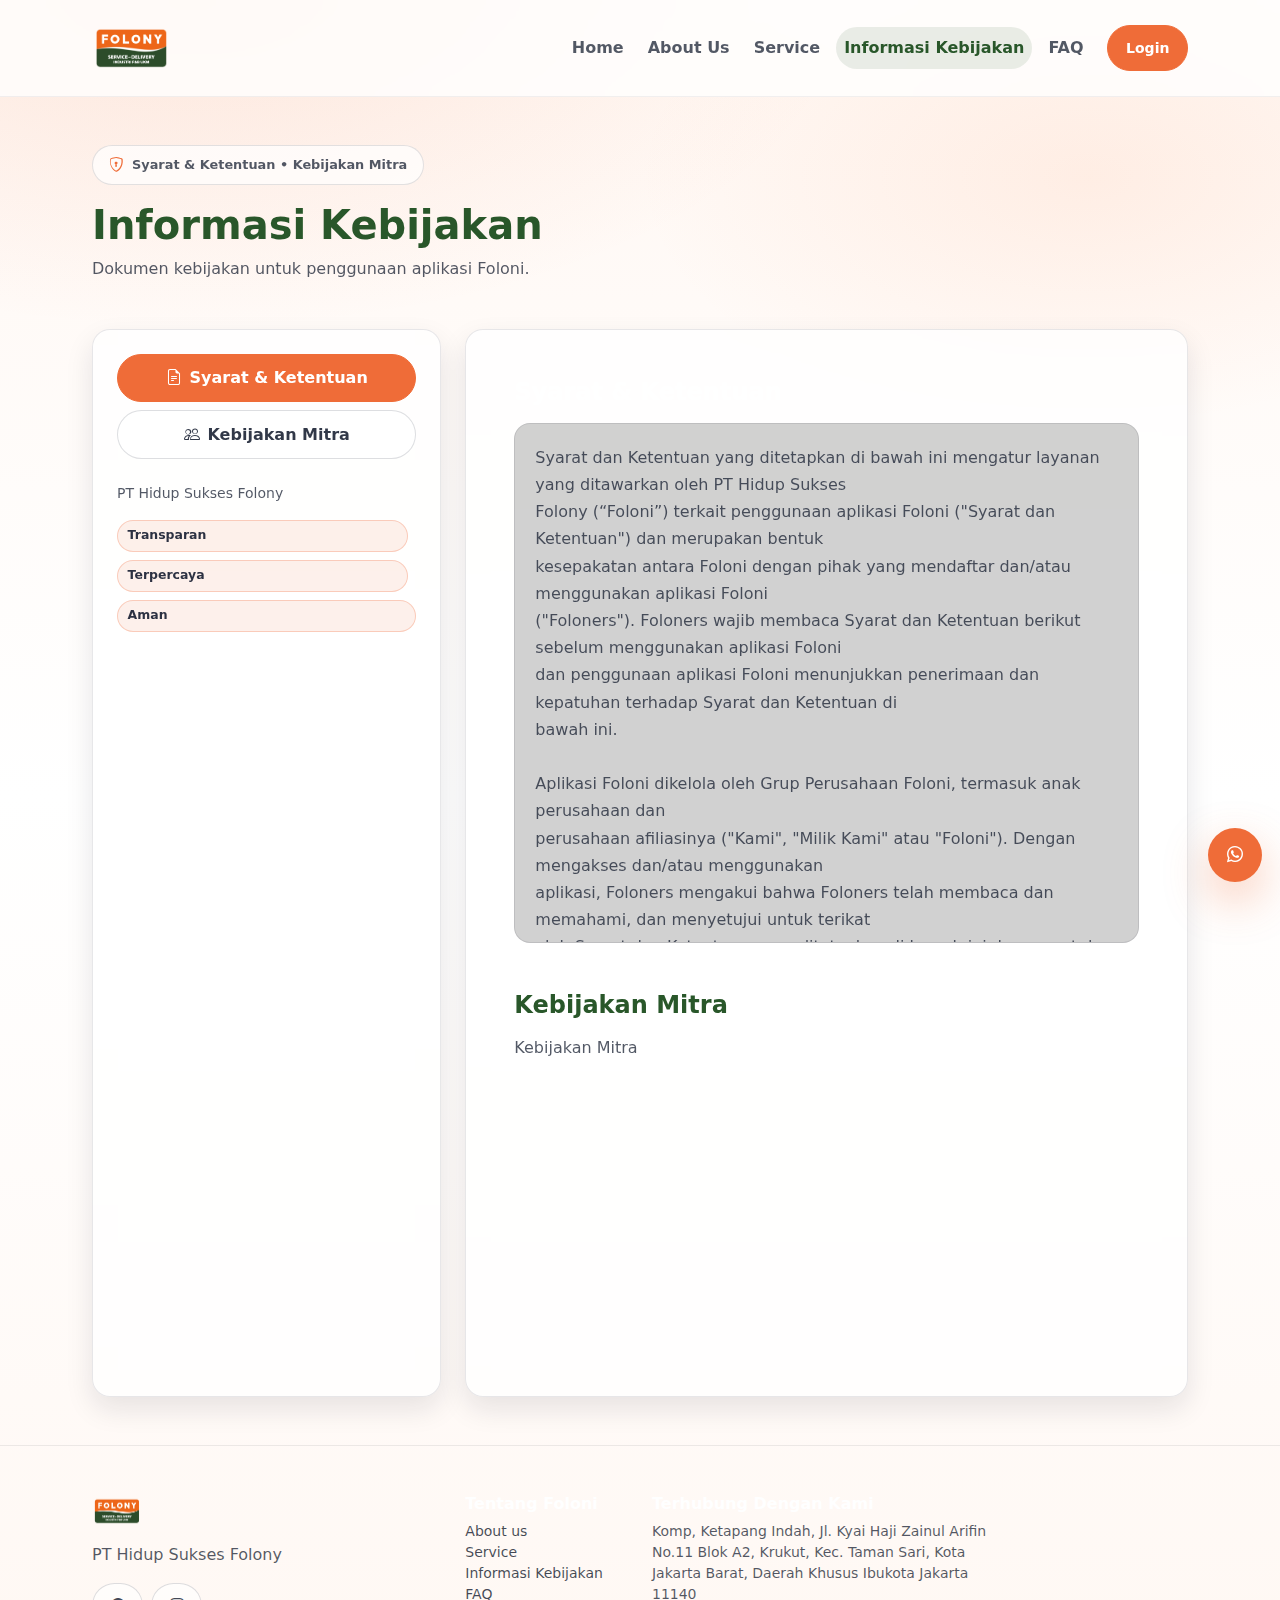
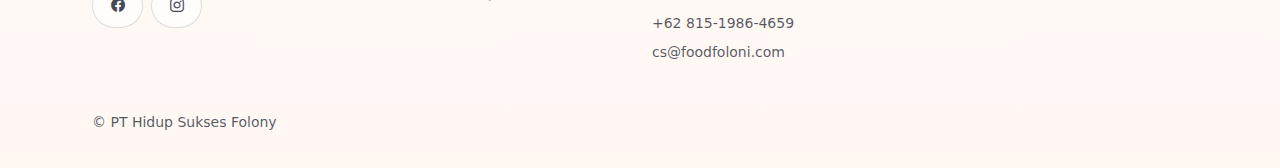
<file: policy.html>
<!doctype html>
<html lang="id">
<head>
  <meta charset="utf-8" />
  <meta name="viewport" content="width=device-width, initial-scale=1" />
  <title>Informasi Kebijakan — Foloni</title>
  <meta name="description" content="Syarat & Ketentuan dan informasi kebijakan Foloni." />
  <link href="https://cdn.jsdelivr.net/npm/bootstrap@5.3.3/dist/css/bootstrap.min.css" rel="stylesheet" />
  <link href="https://cdn.jsdelivr.net/npm/bootstrap-icons@1.11.3/font/bootstrap-icons.min.css" rel="stylesheet" />
  <link href="https://cdn.jsdelivr.net/npm/aos@2.3.4/dist/aos.css" rel="stylesheet" />
  <link href="assets/css/style.css" rel="stylesheet" />
</head>
<body>
  <!-- Navbar -->
  <nav class="navbar navbar-expand-lg navbar-light sticky-top py-3">
    <div class="container">
    <a class="navbar-brand d-flex align-items-center" href="index.html">
    <img src="assets/img/screens/logo2026.png" alt="Foloni" height="54" class="d-inline-block align-text-top">
    </a>
      <button class="navbar-toggler" type="button" data-bs-toggle="collapse" data-bs-target="#nav" aria-controls="nav" aria-expanded="false" aria-label="Toggle navigation">
        <span class="navbar-toggler-icon"></span>
      </button>
      <div class="collapse navbar-collapse" id="nav">
        <ul class="navbar-nav ms-auto align-items-lg-center gap-lg-2">
          <li class="nav-item"><a class="nav-link active" href="index.html">Home</a></li>
          <li class="nav-item"><a class="nav-link" href="about.html">About Us</a></li>
          <li class="nav-item"><a class="nav-link" href="service.html">Service</a></li>
          <li class="nav-item"><a class="nav-link" href="policy.html">Informasi Kebijakan</a></li>
          <li class="nav-item"><a class="nav-link" href="faq.html">FAQ</a></li>
          <li class="nav-item ms-lg-2">
            <a class="btn btn-brand btn-sm" href="#download">
              Login
            </a>
          </li>
        </ul>
      </div>
    </div>
  </nav>
  <header class="container py-5">
    <div class="row align-items-center g-4">
      <div class="col-lg-6" data-aos="fade-up">
        <div class="d-inline-flex align-items-center gap-2 px-3 py-2 rounded-pill soft-pill mb-3">
          <i class="bi bi-shield-lock" style="color:var(--brand)"></i>
          <small class="text-white-50">Syarat &amp; Ketentuan • Kebijakan Mitra</small>
        </div>
        <h1 class="display-6 text-brand2 fw-bold mb-2">Informasi Kebijakan</h1>
        <p class="text-white-50 mb-0">Dokumen kebijakan untuk penggunaan aplikasi Foloni.</p>
      </div>
  </header>

  <main class="container pb-5">
    <div class="row g-4">
      <div class="col-lg-4" data-aos="fade-up">
        <div class="card card-glass h-100">
          <div class="card-body p-4">
            <div class="d-flex flex-column gap-2">
              <a class="btn btn-brand w-100" href="#syarat"><i class="bi bi-file-earmark-text me-2"></i>Syarat &amp; Ketentuan</a>
              <a class="btn btn-ghost w-100" href="#mitra"><i class="bi bi-people me-2"></i>Kebijakan Mitra</a>
            </div>
            <div class="mt-4 small text-white-50">
              PT Hidup Sukses Folony
            </div>
            <div class="mt-3">
              <div class="badge-soft me-2 mb-2">Transparan</div>
              <div class="badge-soft me-2 mb-2">Terpercaya</div>
              <div class="badge-soft mb-2">Aman</div>
            </div>
          </div>
        </div>
      </div>

      <div class="col-lg-8" data-aos="fade-up" data-aos-delay="120">
        <div class="card card-glass">
          <div class="card-body p-4 p-lg-5">
            <h2 id="syarat" class="h4 text-white fw-semibold mb-3">Syarat &amp; Ketentuan</h2>
            <div class="policy-box rounded-4" style="border:1px solid var(--stroke); background:rgba(0,0,0,.18)">
              <div class="text-white-50" style="white-space: pre-wrap; line-height: 1.7">Syarat dan Ketentuan yang ditetapkan di bawah ini mengatur layanan yang ditawarkan oleh PT Hidup Sukses
Folony (“Foloni”) terkait penggunaan aplikasi Foloni (&quot;Syarat dan Ketentuan&quot;) dan merupakan bentuk
kesepakatan antara Foloni dengan pihak yang mendaftar dan/atau menggunakan aplikasi Foloni
(&quot;Foloners&quot;). Foloners wajib membaca Syarat dan Ketentuan berikut sebelum menggunakan aplikasi Foloni
dan penggunaan aplikasi Foloni menunjukkan penerimaan dan kepatuhan terhadap Syarat dan Ketentuan di
bawah ini.

Aplikasi Foloni dikelola oleh Grup Perusahaan Foloni, termasuk anak perusahaan dan
perusahaan afiliasinya (&quot;Kami&quot;, &quot;Milik Kami&quot; atau &quot;Foloni&quot;). Dengan mengakses dan/atau menggunakan
aplikasi, Foloners mengakui bahwa Foloners telah membaca dan memahami, dan menyetujui untuk terikat
oleh Syarat dan Ketentuan yang ditetapkan di bawah ini dan syarat dan ketentuan lainnya dalam kaitannya
dengan aplikasi, termasuk namun tidak terbatas pada kerahasiaan dan FAQ, yang merupakan bagian yang
tidak terpisahkan dari Syarat dan Ketentuan. Foloners wajib setidaknya berusia 18 (delapan belas) tahun
untuk menggunakan aplikasi Foloni.

Foloni berhak untuk mengubah, memodifikasi, menambah dan
menghapus Syarat dan Ketentuan ini sewaktu-waktu tanpa pemberitahuan sebelumnya. Syarat dan
Ketentuan wajib dibaca secara berkala.

Foloners dianggap telah membaca, mengerti, memahami
dan menyetujui semua isi dalam Syarat dan Ketentuan ini. Apabila Foloners tidak menyetujui salah satu,
sebagian, atau seluruh isi Syarat dan Ketentuan ini, maka Foloners tidak diperkenankan menggunakan
layanan di aplikasi Foloni.
Foloners dianggap telah membaca, mengerti, memahami dan menyetujui
semua isi dalam Syarat dan Ketentuan ini. Apabila Foloners tidak menyetujui salah satu, sebagian, atau
seluruh isi Syarat dan Ketentuan ini, maka Foloners tidak diperkenankan menggunakan layanan di aplikasi
Foloni.

A. Definisi
B. Akun, Password dan Keamanan
C. Barang
D. Transaksi Pembelian

E. Pemesanan Melalui Aplikasi Foloni
F. Ketentuan Penggantian Barang, Kelengkapan Barang,
Pengembalian Barang, Pembatalan Barang, dan/atau
G. Harga
H. Promo, Poin, Coin dan Reward

l. Metode Pembayaran
J. Pengiriman Barang
K. Pengaturan Sistem Rantai Nilai
L. Lain-
Lain

A. Definisi

1. Akun adalam akun milik Foloners yang terdaftar pada sistem Foloni.
2.
Aplikasi adalam perangkat lunak milik Foloni yang dapat diunduh melalui sistem operasi Android yang
digunakan oleh Foloni untuk menjalankan kegiatan usaha dimana aplikasi tersebut dapat digunakan oleh
Foloni dan Foloners sebagai sarana transaksi secara online (e-commerce) sesuai dengan sistem Foloni.

3. Barang adalam produk atau barang dagangan yang berwujud/ memiliki fisik Barang yang dapat diantar/
memenuhi kriteria pengiriman oleh Foloni.
4. Biaya Jasa Pengiriman Barang adalam biaya pengiriman atas
pembelian Barang melalui Aplikasi Foloni sebagaimana dijelaskan dalam Bagian K — Pengiriman Barang.
5.
Biaya Layanan adalam biaya penggunaan layanan belanja di Aplikasi untuk tujuan pemeliharaan sistem dan
peningkatan kualitas layanan.
6. Metode Pembayaran adalam metode yang tersedia bagi Foloners dalam
melakukan kegiatan transaksi uang, termasuk namun tidak terbatas pada virtual account dan pilihan metode
pembayaran lainnya sebagaimana tercantum dalam Bagian | - Metode Pembayaran pada Syarat dan
Ketentuan ini.
7. Pengiriman Barang adalam pengiriman atas Barang oleh Hub Foloni (&quot;kurir&quot;) yang
merupakan hasil transaksi jual beli yang dilakukan melalui Aplikasi Foloni.
8. Foloners adalam pihak yang
menggunakan layanan Foloni, termasuk namun tidak terbatas pada pembeli, maupun pihak lain yang
berkunjung ke Aplikasi Foloni.
9. Pembeli adalam user terdaftar yang melakukan pembelian atas Barang
yang dijual oleh Foloni melalui Aplikasi Foloni.
10. PT Hidup Sukses Foloni adalam suatu perseroan
terbatas, berdomisili, beralamat di Ruko Ketapang Indah, Blok A2 No.12B jin Kh Zainul Arifin Kel Krukut Kec
Taman Sari Jakarta Barat 11440 yang menjalankan kegiatan usaha perdagangan eceran melalui media
aplikasi dan portal web foodcoloni.com. Selanjutnya disebut &quot;Foloni&quot;.
11. Quality Control adalam kegiatan
yang dilakukan oleh Foloni untuk memastikan kelayakan Barang sebelum dilakukannya transaksi jual beli
Barang dan/atau Pengiriman Barang.
12. Rekening Resmi adalam rekening bersama yang disediakan oleh
PT Hidup Sukses Foloni untuk proses transaksi jual beli di Aplikasi Foloni sebagaimana tercantum dalam
Bagian J — Rekening Resmi pada Syarat dan Ketentuan ini
13. Waktu Pengiriman adalam waktu dimana
pengiriman akan dilaksanakan dimana pesanan sebelum jam 11.00 siang akan di kirim di hari yang sama
dengan waktu pemesanan dan dikirim pada esok harinya bila melewati jam 11.00 siang dan akan di sesuaikan
dengan kondisi yang ada
14. Syarat dan Ketentuan adalam perjanjian antara Foloni dan Foloners yang
berisikan seperangkat peraturan yang mengatur hak, kewajiban, tanggung jawab Foloni dan Foloners, serta
tata cara penggunaan sistem layanan Foloni.
15. Sebutan Foloners dalam aplikasi Foloni :
a. Foloner’s
adalam sebutan bagi setiap orang yang telah terdaftar di aplikasi Foloni
b. User adalam sebutan bagi
Foloner’s yang melakukan pembelian dan mereferallkan aplikasi Foloni
c. Hub adalam sebutan bagi
Foloner’s yang terdaftar sebagai pihak yang sudah berpartisipasi dalam proses penjualan, pengiriman dan
pembelian produk Foloni
d. Cohub adalam sebutan bagi Foloner’s yang terdaftar sebagai pihak yang
berpartisipasi dalam pengelolaan proses jasa logistik, serta mengoptimalkan bisnis Foloni dalam jaringan/

Team yang menjadi tanggung jawabnya</div>
            </div>

            <h2 id="mitra" class="h4 text-brand2 fw-semibold mt-5 mb-3">Kebijakan Mitra</h2>
            <div class="text-white-50">
              Kebijakan Mitra
            </div>

            <div id="download" class="cta rounded-4 mt-5 p-4 p-lg-5" data-aos="fade-up">
              <div class="row align-items-center g-3">
                <div class="col-lg-7">
                  <h3 class="h4 text-white fw-bold mb-2">Download Dan Instal<br/>Aplikasi Foloni Sekarang</h3>
                  <p class="text-white-50 mb-0">Instal Foloni sekarang dan nikmati<br/>kemudahan belanja bahan dapur!</p>
                </div>
                <div class="col-lg-5 text-lg-end">
                  <a class="btn btn-brand btn-lg fw-normal" href="#"><i class="bi bi-google-play me-2"></i>Google Play</a>
                </div>
              </div>
            </div>

          </div>
        </div>
      </div>
    </div>
  </main>

  <!-- Footer -->
  <footer class="footer pt-5">
    <div class="container">
    <div class="row g-4">
      <div class="col-lg-4">
        <div class="mb-2">
        <a href="index.html" class="d-inline-flex align-items-center">
       <img src="assets/img/screens/logo2026.png" alt="Foloni" height="34">
       </a>
      </div>
        <div class="text-white-50">PT Hidup Sukses Folony</div>
        <div class="d-flex gap-2 mt-3">
          <a class="btn btn-sm btn-ghost" href="https://www.facebook.com/p/Foloni-61554414184149/" aria-label="Facebook"><i class="bi bi-facebook"></i></a>
          <a class="btn btn-sm btn-ghost" href="https://www.instagram.com/foloni.official/" aria-label="Instagram"><i class="bi bi-instagram"></i></a>
        </div>
      </div>

      <div class="col-6 col-lg-2">
        <h6 class="text-white fw-semibold">Tentang Foloni</h6>
        <ul class="list-unstyled small">
          <li><a href="about.html">About us</a></li>
          <li><a href="service.html">Service</a></li>
          <li><a href="policy.html">Informasi Kebijakan</a></li>
          <li><a href="faq.html">FAQ</a></li>
        </ul>
      </div>

      <div class="col-lg-4">
        <h6 class="text-white fw-semibold">Terhubung Dengan Kami</h6>
        <div class="small text-white-50">
          Komp, Ketapang Indah, Jl. Kyai Haji Zainul Arifin No.11 Blok A2, Krukut, Kec. Taman Sari, Kota Jakarta Barat, Daerah Khusus Ibukota Jakarta 11140
        </div>
        <div class="small text-white-50 mt-2">+62 815-1986-4659</div>
        <div class="small text-white-50 mt-2">cs@foodfoloni.com</div>
      </div>

    <div class="d-flex justify-content-between flex-wrap gap-2 mt-4 pt-4 border-top border-light border-opacity-10">
      <small class="text-white-50">© PT Hidup Sukses Folony</small>
    </div>
    </div>
  </footer>

<!-- WhatsApp Floating Button -->
<a class="fab-wa"
   href="https://wa.me/6281519864659?text=Halo%20Foloni%2C%20saya%20mau%20tanya%20informasi%20lebih%20lanjut." target="_blank" rel="noopener"
   target="_blank"
   rel="noopener"
   aria-label="WhatsApp">
  <i class="bi bi-whatsapp"></i>
</a>

  <script src="https://cdn.jsdelivr.net/npm/bootstrap@5.3.3/dist/js/bootstrap.bundle.min.js"></script>
  <script src="https://cdn.jsdelivr.net/npm/aos@2.3.4/dist/aos.js"></script>
  <script src="assets/js/main.js"></script>
</body>
</html>
</file>
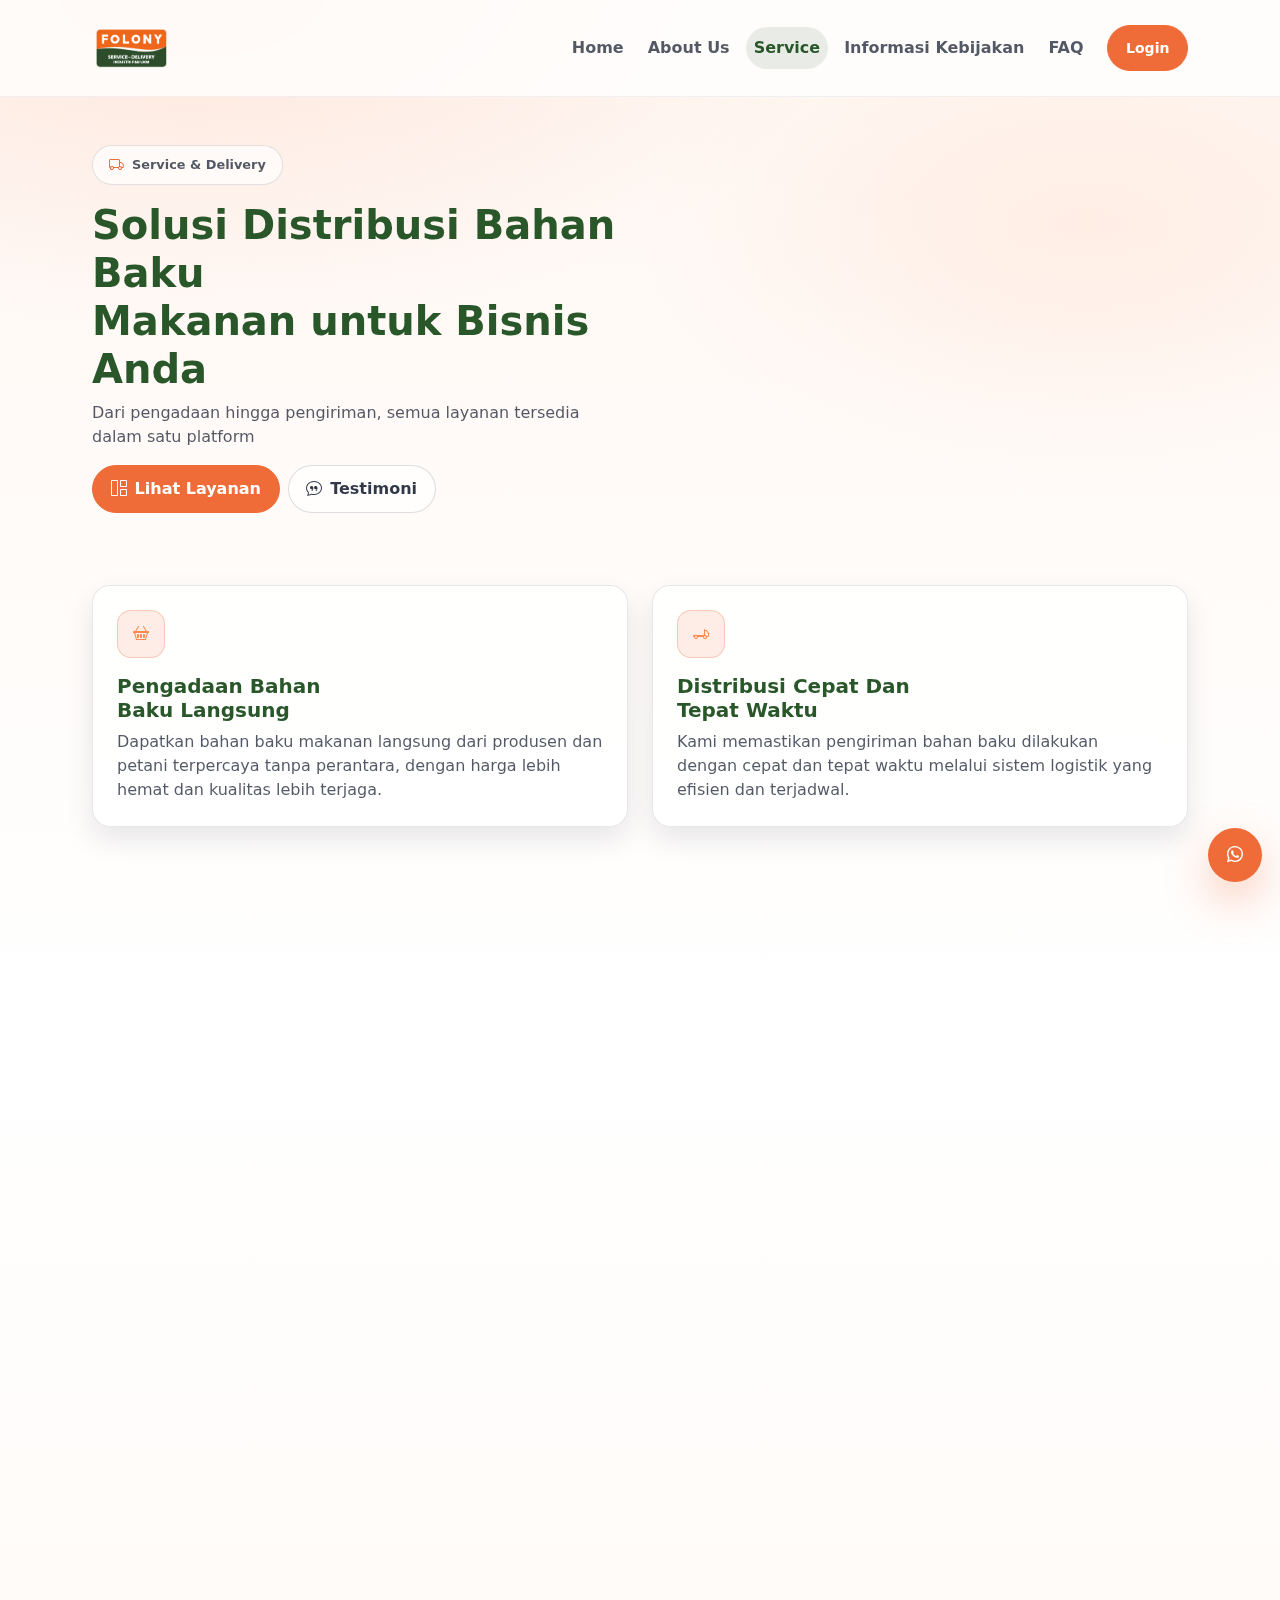
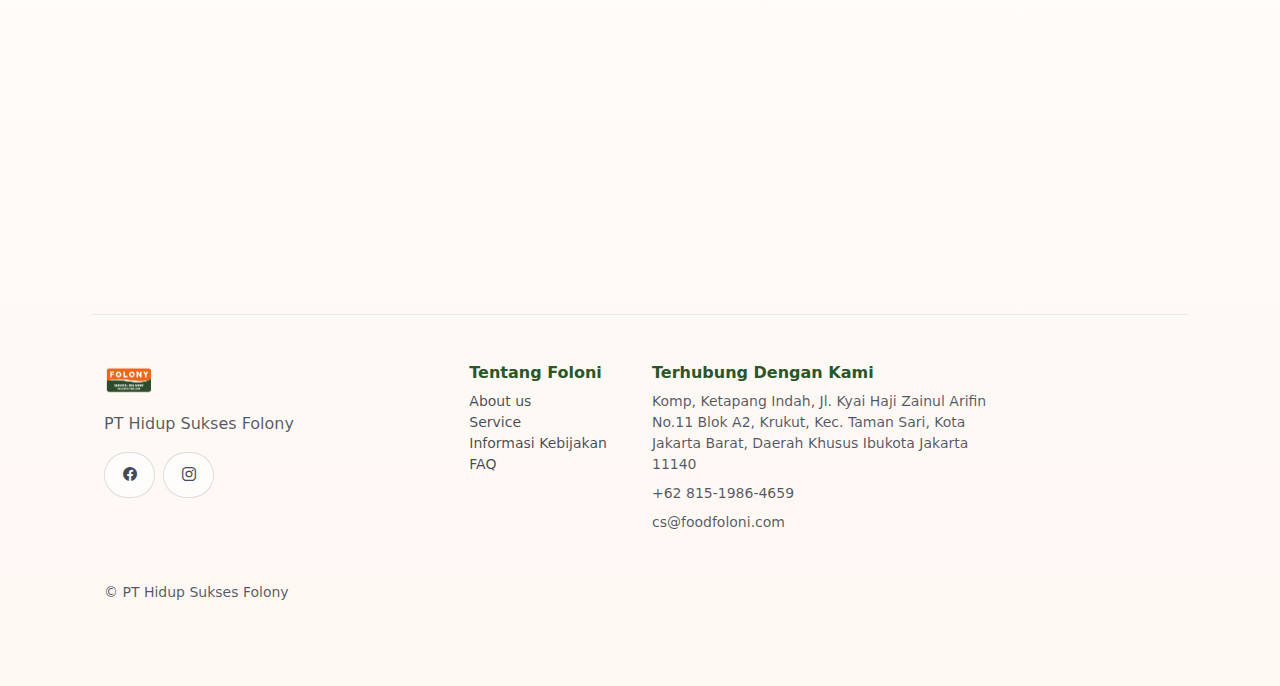
<file: service.html>
<!doctype html>
<html lang="id">
<head>
  <meta charset="utf-8" />
  <meta name="viewport" content="width=device-width, initial-scale=1" />
  <title>Service — Foloni</title>
  <meta name="description" content="Solusi distribusi bahan baku makanan untuk bisnis Anda." />
  <link href="https://cdn.jsdelivr.net/npm/bootstrap@5.3.3/dist/css/bootstrap.min.css" rel="stylesheet" />
  <link href="https://cdn.jsdelivr.net/npm/bootstrap-icons@1.11.3/font/bootstrap-icons.min.css" rel="stylesheet" />
  <link href="https://cdn.jsdelivr.net/npm/aos@2.3.4/dist/aos.css" rel="stylesheet" />
  <link href="assets/css/style.css" rel="stylesheet" />
</head>
<body>
    <!-- Navbar -->
  <nav class="navbar navbar-expand-lg navbar-light sticky-top py-3">
    <div class="container">
    <a class="navbar-brand d-flex align-items-center" href="index.html">
    <img src="assets/img/screens/logo2026.png" alt="Foloni" height="54" class="d-inline-block align-text-top">
    </a>
      <button class="navbar-toggler" type="button" data-bs-toggle="collapse" data-bs-target="#nav" aria-controls="nav" aria-expanded="false" aria-label="Toggle navigation">
        <span class="navbar-toggler-icon"></span>
      </button>
      <div class="collapse navbar-collapse" id="nav">
        <ul class="navbar-nav ms-auto align-items-lg-center gap-lg-2">
          <li class="nav-item"><a class="nav-link active" href="index.html">Home</a></li>
          <li class="nav-item"><a class="nav-link" href="about.html">About Us</a></li>
          <li class="nav-item"><a class="nav-link" href="service.html">Service</a></li>
          <li class="nav-item"><a class="nav-link" href="policy.html">Informasi Kebijakan</a></li>
          <li class="nav-item"><a class="nav-link" href="faq.html">FAQ</a></li>
          <li class="nav-item ms-lg-2">
            <a class="btn btn-brand btn-sm" href="#download">
              Login
            </a>
          </li>
        </ul>
      </div>
    </div>
  </nav>

  <header class="container py-5">
    <div class="row align-items-center g-4">
      <div class="col-lg-6" data-aos="fade-up">
        <div class="d-inline-flex align-items-center gap-2 px-3 py-2 rounded-pill soft-pill mb-3">
          <i class="bi bi-truck" style="color:var(--brand)"></i>
          <small class="text-white-50">Service &amp; Delivery</small>
        </div>
        <h1 class="display-6 text-brand2 fw-bold mb-2">Solusi Distribusi Bahan Baku<br/>Makanan untuk Bisnis Anda</h1>
        <p class="text-white-50">Dari pengadaan hingga pengiriman, semua layanan tersedia dalam satu platform</p>
        <div class="d-flex gap-2 flex-wrap mt-3">
          <a class="btn btn-brand" href="#layanan"><i class="bi bi-grid-1x2 me-2"></i>Lihat Layanan</a>
          <a class="btn btn-ghost" href="#testimoni"><i class="bi bi-chat-quote me-2"></i>Testimoni</a>
        </div>
  </header>

  <main class="container pb-5">
    <section id="layanan" class="py-4">
      <div class="row g-3 g-lg-4">
        <div class="col-md-6" data-aos="fade-up">
          <div class="card card-glass h-100">
            <div class="card-body p-4">
              <div class="icon-chip"><i class="bi bi-basket2"></i></div>
              <h2 class="h5 text-brand2 fw-semibold mt-3">Pengadaan Bahan<br/>Baku Langsung</h2>
              <p class="text-white-50 mb-0">Dapatkan bahan baku makanan langsung dari produsen dan petani terpercaya tanpa perantara, dengan harga lebih hemat dan kualitas lebih terjaga.</p>
            </div>
          </div>
        </div>

        <div class="col-md-6" data-aos="fade-up" data-aos-delay="80">
          <div class="card card-glass h-100">
            <div class="card-body p-4">
              <div class="icon-chip"><i class="bi bi-truck-flatbed"></i></div>
              <h2 class="h5 text-brand2 fw-semibold mt-3">Distribusi Cepat Dan<br/>Tepat Waktu</h2>
              <p class="text-white-50 mb-0">Kami memastikan pengiriman bahan baku dilakukan dengan cepat dan tepat waktu melalui sistem logistik yang efisien dan terjadwal.</p>
            </div>
          </div>
        </div>

        <div class="col-md-6" data-aos="fade-up">
          <div class="card card-glass h-100">
            <div class="card-body p-4">
              <div class="icon-chip"><i class="bi bi-shop"></i></div>
              <h2 class="h5 text-brand2 fw-semibold mt-3">Layanan Khusus UMKM</h2>
              <p class="text-white-50 mb-0">Foloni memberikan kemudahan bagi UMKM dengan opsi pembelian dalam jumlah kecil, harga lebih kompetitif, dan program khusus untuk mendukung usaha kecil menengah.</p>
            </div>
          </div>
        </div>

        <div class="col-md-6" data-aos="fade-up" data-aos-delay="80">
          <div class="card card-glass h-100">
            <div class="card-body p-4">
              <div class="icon-chip"><i class="bi bi-box-seam"></i></div>
              <h2 class="h5 text-brand2 fw-semibold mt-3">Custom Order Dan<br/>Bulk Purchase</h2>
              <p class="text-white-50 mb-0">Butuh pasokan dalam jumlah besar? Kami melayani pesanan khusus dan pembelian grosir sesuai kebutuhan bisnis Anda, dengan penjadwalan pengiriman yang fleksibel.</p>
            </div>
          </div>
        </div>
      </div>
    </section>

    <section id="testimoni" class="py-5">
      <div class="section-head" data-aos="fade-up">
        <h2 class="h1 text-brand2 fw-bold mb-2">Apa Kata Mereka Tentang Foloni ?</h2>
        <p class="text-white-50 mb-0">Dari pengadaan hingga pengiriman, semua layanan tersedia dalam satu platform</p>
      </div>

      <div class="row g-3 g-lg-4 mt-1">
        <div class="col-md-4" data-aos="fade-up">
          <div class="card card-glass h-100">
            <div class="card-body p-4">
              <div class="d-flex align-items-center gap-3 mb-3">
                <div class="avatar">GY</div>
                <div>
                  <div class="text-brand2 fw-semibold">Geprek Yahu</div>
                  <div class="small text-white-50">Customer</div>
                </div>
              </div>
              <p class="text-white-50 mb-0">Foloni memberikan kemudahan bagi UMKM dengan opsi pembelian dalam jumlah kecil, harga lebih kompetitif, dan program khusus untuk mendukung usaha kecil menengah.</p>
            </div>
          </div>
        </div>

        <div class="col-md-4" data-aos="fade-up" data-aos-delay="80">
          <div class="card card-glass h-100">
            <div class="card-body p-4">
              <div class="d-flex align-items-center gap-3 mb-3">
                <div class="avatar">GY</div>
                <div>
                  <div class="text-brand2 fw-semibold">Geprek Yahu</div>
                  <div class="small text-white-50">Customer</div>
                </div>
              </div>
              <p class="text-white-50 mb-0">Foloni memberikan kemudahan bagi UMKM dengan opsi pembelian dalam jumlah kecil, harga lebih kompetitif, dan program khusus untuk mendukung usaha kecil menengah.</p>
            </div>
          </div>
        </div>

        <div class="col-md-4" data-aos="fade-up" data-aos-delay="160">
          <div class="card card-glass h-100">
            <div class="card-body p-4">
              <div class="d-flex align-items-center gap-3 mb-3">
                <div class="avatar">GY</div>
                <div>
                  <div class="text-brand2 fw-semibold">Geprek Yahu</div>
                  <div class="small text-white-50">Customer</div>
                </div>
              </div>
              <p class="text-white-50 mb-0">Foloni memberikan kemudahan bagi UMKM dengan opsi pembelian dalam jumlah kecil, harga lebih kompetitif, dan program khusus untuk mendukung usaha kecil menengah.</p>
            </div>
          </div>
        </div>
      </div>
    </section>

    <!-- Download CTA -->
  <section class="container py-5" id="download" data-spy-section>
    <div class="cta" data-aos="fade-up">
      <div class="row align-items-center g-4">
        <div class="col-lg-7">
          <h2 class="h1 text-white fw- mb-1">Download Dan Instal<br/>Aplikasi Foloni Sekarang</h2>
          <p class="text-white-50 mb-0">Instal Foloni sekarang dan nikmati<br/>kemudahan belanja bahan dapur!</p>
        </div>
        <div class="col-lg-5 text-lg-end">
          <a class="btn btn-brand btn-lg fw-normal" href="https://play.google.com/store/apps/details?id=com.folony&hl=id"><i class="bi bi-google-play me-2"></i>Google Play</a>
          <a class="btn btn-ghost btn-lg ms-2 fw-normal" href="about.html"><i class="bi bi-arrow-right me-2"></i>About Us</a>
        </div>
      </div>
    </div>
  </section>

<!-- Footer -->
  <footer class="footer pt-5">
    <div class="container">
    <div class="row g-4">
      <div class="col-lg-4">
        <div class="mb-2">
        <a href="index.html" class="d-inline-flex align-items-center">
       <img src="assets/img/screens/logo2026.png" alt="Foloni" height="34">
       </a>
      </div>
        <div class="text-white-50">PT Hidup Sukses Folony</div>
        <div class="d-flex gap-2 mt-3">
          <a class="btn btn-sm btn-ghost" href="https://www.facebook.com/p/Foloni-61554414184149/" aria-label="Facebook"><i class="bi bi-facebook"></i></a>
          <a class="btn btn-sm btn-ghost" href="https://www.instagram.com/foloni.official/" aria-label="Instagram"><i class="bi bi-instagram"></i></a>
        </div>
      </div>

      <div class="col-6 col-lg-2">
        <h6 class="text-brand2 fw-semibold">Tentang Foloni</h6>
        <ul class="list-unstyled small">
          <li><a href="about.html">About us</a></li>
          <li><a href="service.html">Service</a></li>
          <li><a href="policy.html">Informasi Kebijakan</a></li>
          <li><a href="faq.html">FAQ</a></li>
        </ul>
      </div>

      <div class="col-lg-4">
        <h6 class="text-brand2 fw-semibold">Terhubung Dengan Kami</h6>
        <div class="small text-white-50">
          Komp, Ketapang Indah, Jl. Kyai Haji Zainul Arifin No.11 Blok A2, Krukut, Kec. Taman Sari, Kota Jakarta Barat, Daerah Khusus Ibukota Jakarta 11140
        </div>
        <div class="small text-white-50 mt-2">+62 815-1986-4659</div>
        <div class="small text-white-50 mt-2">cs@foodfoloni.com</div>
      </div>

    <div class="d-flex justify-content-between flex-wrap gap-2 mt-4 pt-4 border-top border-light border-opacity-10">
      <small class="text-white-50">© PT Hidup Sukses Folony</small>
    </div>
    </div>
  </footer>

<!-- WhatsApp Floating Button -->
<a class="fab-wa"
   href="https://wa.me/6281519864659?text=Halo%20Foloni%2C%20saya%20mau%20tanya%20informasi%20lebih%20lanjut." target="_blank" rel="noopener"
   target="_blank"
   rel="noopener"
   aria-label="WhatsApp">
  <i class="bi bi-whatsapp"></i>
</a>

  <script src="https://cdn.jsdelivr.net/npm/bootstrap@5.3.3/dist/js/bootstrap.bundle.min.js"></script>
  <script src="https://cdn.jsdelivr.net/npm/aos@2.3.4/dist/aos.js"></script>
  <script src="assets/js/main.js"></script>
</body>
</html>
</file>
<file: assets/css/style.css>
:root{
  --brand:#ef6c38;
  --brand-2:#ff8a50;
  --brand-3:#ffd2c1;
  --brand-4:#29572a;        /* hijau brand kedua */
  --brand-4-dark:#214b23;
  --brand-4-soft: rgba(41,87,42,.12);
  --brand-4-on-dark:#7ad68b;

  /* Light UI tokens */
  --ink:#0f172a;
  --muted:#475569;
  --bg:#fff7f2;
  --paper:#ffffff;
  --card:#ffffff;
  --stroke:rgba(15,23,42,.10);
  --shadow: 0 12px 28px rgba(15,23,42,.10);
  --radius: 18px;
}

*{scroll-behavior:smooth;}

body{
  font-family: ui-sans-serif, system-ui, -apple-system, Segoe UI, Roboto, Helvetica, Arial, "Apple Color Emoji","Segoe UI Emoji";
  background:
    radial-gradient(1200px 600px at 15% 0%, rgba(239,108,56,.12), transparent 55%),
    radial-gradient(900px 500px at 85% 10%, rgba(255,138,80,.10), transparent 50%),
    linear-gradient(180deg, var(--bg) 0%, #ffffff 45%, var(--bg) 100%);
  color: var(--ink);
}


a{color:inherit; text-decoration:none;}

.container{
  max-width: 1120px;
}

/* Navbar */
.navbar{
  background: rgba(255,255,255,.78);
  backdrop-filter: blur(10px);
  border-bottom: 1px solid rgba(15,23,42,.06);
}
.navbar.navbar-scrolled{
  background: rgba(255,255,255,.92);
  border-bottom-color: rgba(15,23,42,.10);
}
.navbar .navbar-brand{
  font-weight: 800;
  letter-spacing: .2px;
}
.navbar .brand-dot{
  display:inline-block;
  width:10px; height:10px;
  border-radius:999px;
  background: var(--brand);
  box-shadow: 0 0 0 4px rgba(239,108,56,.15);
  margin-left:6px;
  transform: translateY(-1px);
}
.navbar .nav-link{
  color: rgba(15,23,42,.72);
  font-weight: 600;
}
.navbar .nav-link:hover,
.navbar .nav-link.active{
  color: rgba(15,23,42,.92);
}

/* Navbar active style (simple & modern) */
.navbar .nav-link{
  position: relative;
  padding: .55rem .85rem;
  border-radius: 999px;
  transition: background .2s ease, color .2s ease;
}

.navbar .nav-link.active{
  color: #29572a !important;
  background: rgba(41,87,42,.10);
}

#jaminan .icon-chip{
  flex: 0 0 46px;
  height: 46px;
  display: flex;
  align-items: center;
  justify-content: center;
  margin-top: 2px;
}

.btn-brand{
  --bs-btn-color:#fff;
  --bs-btn-bg: var(--brand);
  --bs-btn-border-color: var(--brand);
  --bs-btn-hover-bg: #ff7a44;
  --bs-btn-hover-border-color: #ff7a44;
  --bs-btn-focus-shadow-rgb: 239,108,56;
  font-weight: 700;
  border-radius: 999px;
  padding: .7rem 1.1rem;
}

.btn-ghost{
  border: 1px solid rgba(15,23,42,.14);
  color: rgba(15,23,42,.86);
  border-radius: 999px;
  padding: .7rem 1.1rem;
  font-weight: 700;
  background: rgba(255,255,255,.65);
}
.btn-ghost:hover{background: rgba(255,255,255,.88);}

/* Hero */
.hero{
  padding: 5.5rem 0 2.5rem;
  position: relative;
}
.hero:before{
  content:"";
  position:absolute;
  inset: -1px 0 auto 0;
  height: 420px;
  background:
    radial-gradient(650px 260px at 50% 20%, rgba(239,108,56,.22), transparent 60%),
    radial-gradient(380px 200px at 70% 40%, rgba(255,138,80,.14), transparent 55%);
  pointer-events:none;
}
.hero h1{
  font-size: clamp(2rem, 3.4vw, 3.3rem);
  line-height: 1.05;
  font-weight: 900;
  letter-spacing: -0.6px;
}
.hero p{color: rgba(15,23,42,.70); font-size: 1.05rem;}

/* Glass card */
.glass{
  background: rgba(255,255,255,.72);
  border: 1px solid rgba(15,23,42,.08);
  box-shadow: var(--shadow);
  border-radius: var(--radius);
  backdrop-filter: blur(10px);
}

/* Aliases used across pages */
.soft-pill{
  display:inline-flex;
  align-items:center;
  gap:.5rem;
  border: 1px solid rgba(15,23,42,.12);
  background: rgba(255,255,255,.70);
  color: rgba(15,23,42,.82);
  padding: .55rem .85rem;
  border-radius: 999px;
  font-weight: 700;
  font-size: .92rem;
}

.section-head{margin-bottom: 1.25rem;}

.card-glass{
  border: 1px solid rgba(15,23,42,.10);
  border-radius: var(--radius);
  background: rgba(255,255,255,.78);
  box-shadow: var(--shadow);
  transition: transform .18s ease, border-color .18s ease, background .18s ease;
}
.card-glass:hover{
  transform: translateY(-4px);
  border-color: rgba(239,108,56,.35);
  background: rgba(255,255,255,.92);
}

.icon-chip{
  width: 48px; height: 48px;
  display:grid; place-items:center;
  border-radius: 14px;
  background: rgba(239,108,56,.12);
  border: 1px solid rgba(239,108,56,.28);
  color: var(--brand-2);
}

.avatar{
  width: 44px; height: 44px;
  display:grid;
  place-items:center;
  border-radius: 14px;
  background: rgba(239,108,56,.18);
  border: 1px solid rgba(239,108,56,.30);
  color: rgba(15,23,42,.92);
  font-weight: 900;
}

.list-check{padding-left: 1.1rem;}
.list-check li{margin: .55rem 0;}

.hero-mock{
  position: relative;
  border-radius: 28px;
  border: 1px solid rgba(15,23,42,.10);
  background: rgba(255,255,255,.70);
  box-shadow: var(--shadow);
  overflow: hidden;
  transform: translateZ(0);
  animation: floaty 6s ease-in-out infinite;
}
.hero-mock img{display:block; width:100%; height:auto;}
.hero-glow{
  position:absolute;
  inset:auto 0 -40px 0;
  height: 140px;
  background: radial-gradient(closest-side, rgba(239,108,56,.28), transparent 70%);
  pointer-events:none;
}

.section{
  padding: 3.2rem 0;
}
.section .section-title{
  font-weight: 900;
  letter-spacing: -0.4px;
}
.section .section-subtitle{
  color: rgba(15,23,42,.62);
}

.card-modern{
  border: 1px solid rgba(15,23,42,.10);
  border-radius: var(--radius);
  background: rgba(255,255,255,.78);
  box-shadow: var(--shadow);
  transition: transform .18s ease, border-color .18s ease, background .18s ease;
  height: 100%;
}
.card-modern:hover{
  transform: translateY(-4px);
  border-color: rgba(239,108,56,.35);
  background: rgba(255,255,255,.92);
}

/* Aliases (used by generated pages) */
.card-glass{
  border: 1px solid rgba(15,23,42,.10);
  border-radius: var(--radius);
  background: rgba(255,255,255,.78) !important;
  box-shadow: var(--shadow);
  backdrop-filter: blur(10px);
}
.card-glass:hover{
  border-color: rgba(239,108,56,.35);
}

.soft-pill{
  display:inline-flex;
  align-items:center;
  gap:.5rem;
  border: 1px solid rgba(15,23,42,.12);
  background: rgba(255,255,255,.70);
  color: rgba(15,23,42,.82);
  padding: .55rem .85rem;
  border-radius: 999px;
  font-weight: 700;
  font-size: .92rem;
}

.icon-chip{ /* similar to .icon-badge */
  width: 48px; height: 48px;
  display:grid; place-items:center;
  border-radius: 14px;
  background: rgba(239,108,56,.12);
  border: 1px solid rgba(239,108,56,.28);
  color: var(--brand-2);
}

.avatar{
  width: 42px;
  height: 42px;
  border-radius: 14px;
  display:grid;
  place-items:center;
  font-weight: 900;
  color: rgba(15,23,42,.92);
  background: rgba(239,108,56,.18);
  border: 1px solid rgba(239,108,56,.30);
}

.section-head{margin-bottom: 1.6rem;}
.section-head h2{letter-spacing: -0.4px;}

.icon-badge{
  width: 48px; height: 48px;
  display:grid; place-items:center;
  border-radius: 14px;
  background: rgba(239,108,56,.12);
  border: 1px solid rgba(239,108,56,.28);
  color: var(--brand-2);
}

.pill{
  display:inline-flex;
  align-items:center;
  gap:.5rem;
  border: 1px solid rgba(15,23,42,.12);
  background: rgba(255,255,255,.70);
  color: rgba(15,23,42,.82);
  padding: .55rem .85rem;
  border-radius: 999px;
  font-weight: 700;
  font-size: .92rem;
}

.soft-pill{
  display:inline-flex;
  align-items:center;
  gap:.5rem;
  border: 1px solid rgba(15,23,42,.12);
  background: rgba(255,255,255,.70);
  color: rgba(15,23,42,.82);
  padding: .55rem .85rem;
  border-radius: 999px;
  font-weight: 700;
  font-size: .92rem;
}

.chip{
  display:flex;
  align-items:center;
  gap:.65rem;
  padding: .85rem 1rem;
  border-radius: 16px;
  border: 1px solid rgba(255,255,255,.08);
  background: rgba(255,255,255,.02);
  transition: transform .18s ease, border-color .18s ease, background .18s ease;
}
.chip i{color: var(--brand-2); font-size: 1.1rem;}
.chip span{font-weight: 800; color: rgba(15,23,42,.88);}
.chip:hover{transform: translateY(-3px); border-color: rgba(239,108,56,.32); background: rgba(255,255,255,.92);}

.kbd-soft{
  font-family: ui-monospace, SFMono-Regular, Menlo, Monaco, Consolas, "Liberation Mono", "Courier New", monospace;
  font-size: .85rem;
  padding: .25rem .55rem;
  border-radius: 10px;
  background: rgba(15,23,42,.04);
  border: 1px solid rgba(15,23,42,.10);
}


/* Screenshot frame */
.phone-frame{
  border-radius: 28px;
  border: 1px solid rgba(15,23,42,.10);
  background: rgba(255,255,255,.70);
  box-shadow: var(--shadow);
  overflow: hidden;
  transform: translateZ(0);
}
.phone-frame img{width:100%; display:block;}

.floaty{
  animation: floaty 6s ease-in-out infinite;
}
@keyframes floaty{
  0%,100%{transform: translateY(0);} 
  50%{transform: translateY(-10px);} 
}

/* Download CTA */
.cta{
  padding: 2.2rem;
  border-radius: var(--radius);
  border: 1px solid rgba(255,255,255,.28);
  background:
    radial-gradient(800px 320px at 18% 20%, rgba(255,255,255,.28), transparent 60%),
    radial-gradient(520px 260px at 82% 40%, rgba(255,255,255,.18), transparent 60%),
    linear-gradient(135deg, rgba(239,108,56,1) 0%, rgba(255,138,80,1) 100%);
  box-shadow: 0 18px 44px rgba(239,108,56,.26);
}
@media (max-width: 576px){
  .cta{ padding: 1.4rem; }
}

/* Footer */
.footer{
  border-top: 1px solid rgba(15,23,42,.08);
  padding: 3rem 0 2.2rem;
}
.footer .muted{color: rgba(15,23,42,.62);}
.footer a{color: rgba(15,23,42,.78);}
.footer a:hover{color: rgba(15,23,42,.92);}

/* Policy text box */
.policy-box{
  max-height: 520px;
  overflow: auto;
  padding: 1.25rem;
}
.policy-box::-webkit-scrollbar{width: 10px;}
.policy-box::-webkit-scrollbar-thumb{background: rgba(15,23,42,.12); border-radius: 10px;}

/* WhatsApp floating */
.fab-wa{
  position: fixed;
  right: 18px;
  bottom: 18px;
  width: 54px;
  height: 54px;
  display:grid;
  place-items:center;
  border-radius: 999px;
  background: var(--brand);
  color:#fff;
  box-shadow: 0 18px 45px rgba(239,108,56,.35);
  z-index: 1040;
  transition: transform .18s ease;
}
.fab-wa:hover{transform: translateY(-3px) scale(1.02);}

/* Small utilities */
.badge-soft{
  border: 1px solid rgba(239,108,56,.28);
  background: rgba(239,108,56,.10);
  color: rgba(15,23,42,.88);
  padding: .35rem .6rem;
  border-radius: 999px;
  font-weight: 800;
  font-size: .78rem;
}


/* Bootstrap components (dark polish) */
.breadcrumb{--bs-breadcrumb-divider-color: rgba(15,23,42,.35);} 
.breadcrumb a{color: rgba(15,23,42,.78); text-decoration: none;}
.breadcrumb a:hover{color: rgba(15,23,42,.92);} 
.breadcrumb .active{color: rgba(15,23,42,.55);} 

.accordion-button{
  background: rgba(255,255,255,.86) !important;
  color: rgba(15,23,42,.92) !important;
  border: 0;
}

.accordion-button:focus{box-shadow: 0 0 0 .2rem rgba(239,108,56,.18) !important;}
.accordion-button:not(.collapsed){
  background: rgba(239,108,56,.14) !important;
  color: rgba(15,23,42,.98) !important;
}

.accordion-button::after{filter: none;}
.accordion-body{background: rgba(15,23,42,.03);}

.hr-soft{border-color: rgba(15,23,42,.10) !important;}

@media (max-width: 991.98px){
  .hero{padding-top: 4.6rem;}
}


/* CTA buttons: keep contrast on orange surface */
.cta .btn-brand{
  --bs-btn-bg:#ffffff;
  --bs-btn-border-color:#ffffff;
  --bs-btn-color: var(--brand);
  --bs-btn-hover-bg: rgba(255,255,255,.92);
  --bs-btn-hover-border-color: rgba(255,255,255,.92);
}
.cta .btn-ghost{
  border-color: rgba(255,255,255,.70);
  color: #ffffff;
  background: rgba(255,255,255,.10);
}
.cta .btn-ghost:hover{
  background: rgba(255,255,255,.16);
}
.cta .cta /* Contrast helpers (some sections kept Bootstrap text-white classes from dark concept) */
.text-white{ color: var(--ink) !important; }
/* Exceptions */
.bg-dark .bg-dark

/* ===== Light theme readability ===== */
.text-white{ color: var(--ink) !important; }
.text-white-50{ color: rgba(15,23,42,.72) !important; }
.cta .text-white{ color:#fff !important; }
.cta .text-white-50{ color: rgba(255,255,255,.86) !important; }

/* ===== Products ===== */
.product-card{
  border: 1px solid rgba(15,23,42,.10);
  border-radius: var(--radius);
  background: rgba(255,255,255,.78);
  box-shadow: var(--shadow);
  padding: 1.1rem;
  transition: transform .18s ease, border-color .18s ease, background .18s ease;
}
.product-card:hover{
  transform: translateY(-4px);
  border-color: rgba(239,108,56,.35);
  background: rgba(255,255,255,.92);
}
.product-img{
  height: 190px;
  border-radius: 16px;
  overflow: hidden;
  background: rgba(15,23,42,.04);
  border: 1px solid rgba(15,23,42,.06);
}
.product-img img{
  width: 100%;
  height: 100%;
  object-fit: cover;
  display: block;
}
.price{
  font-weight: 900;
  letter-spacing: -0.2px;
  color: var(--brand);
}
.text-brand2{ color:#29572a !important; }
</file>
